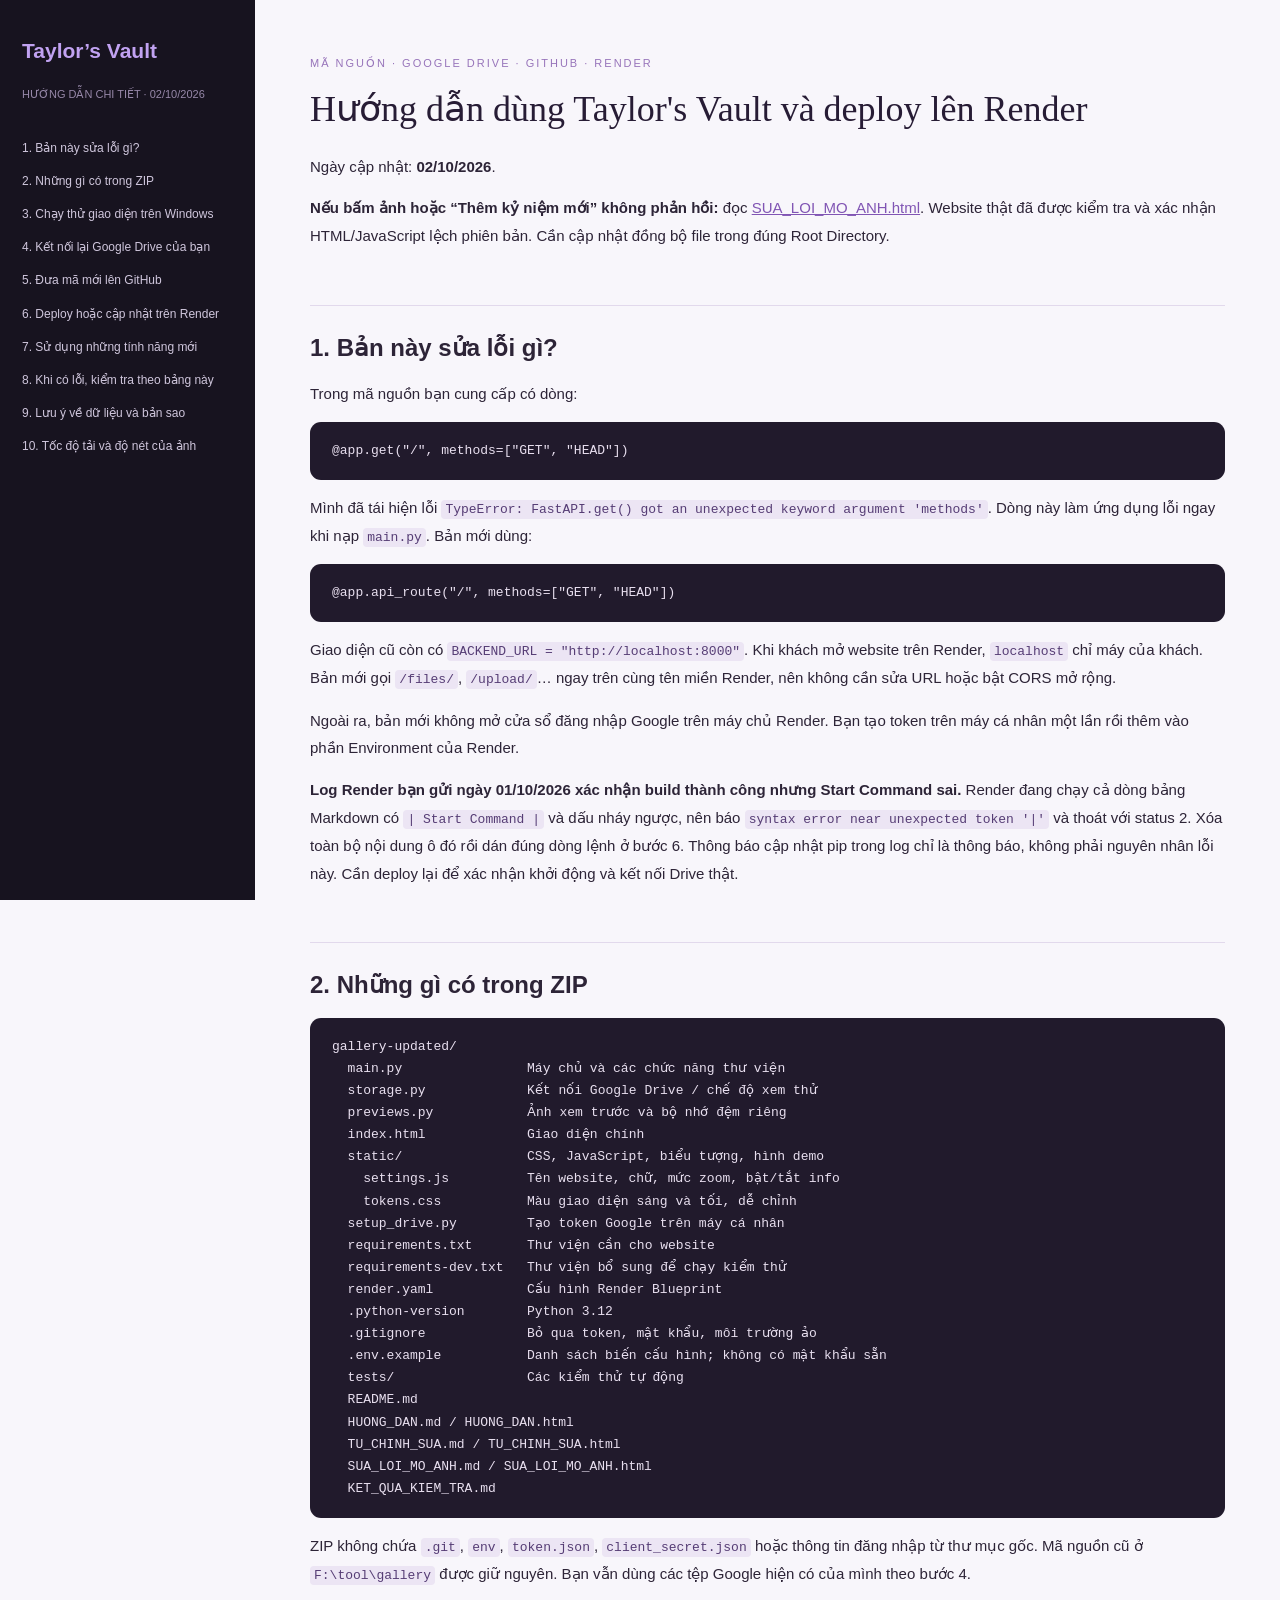
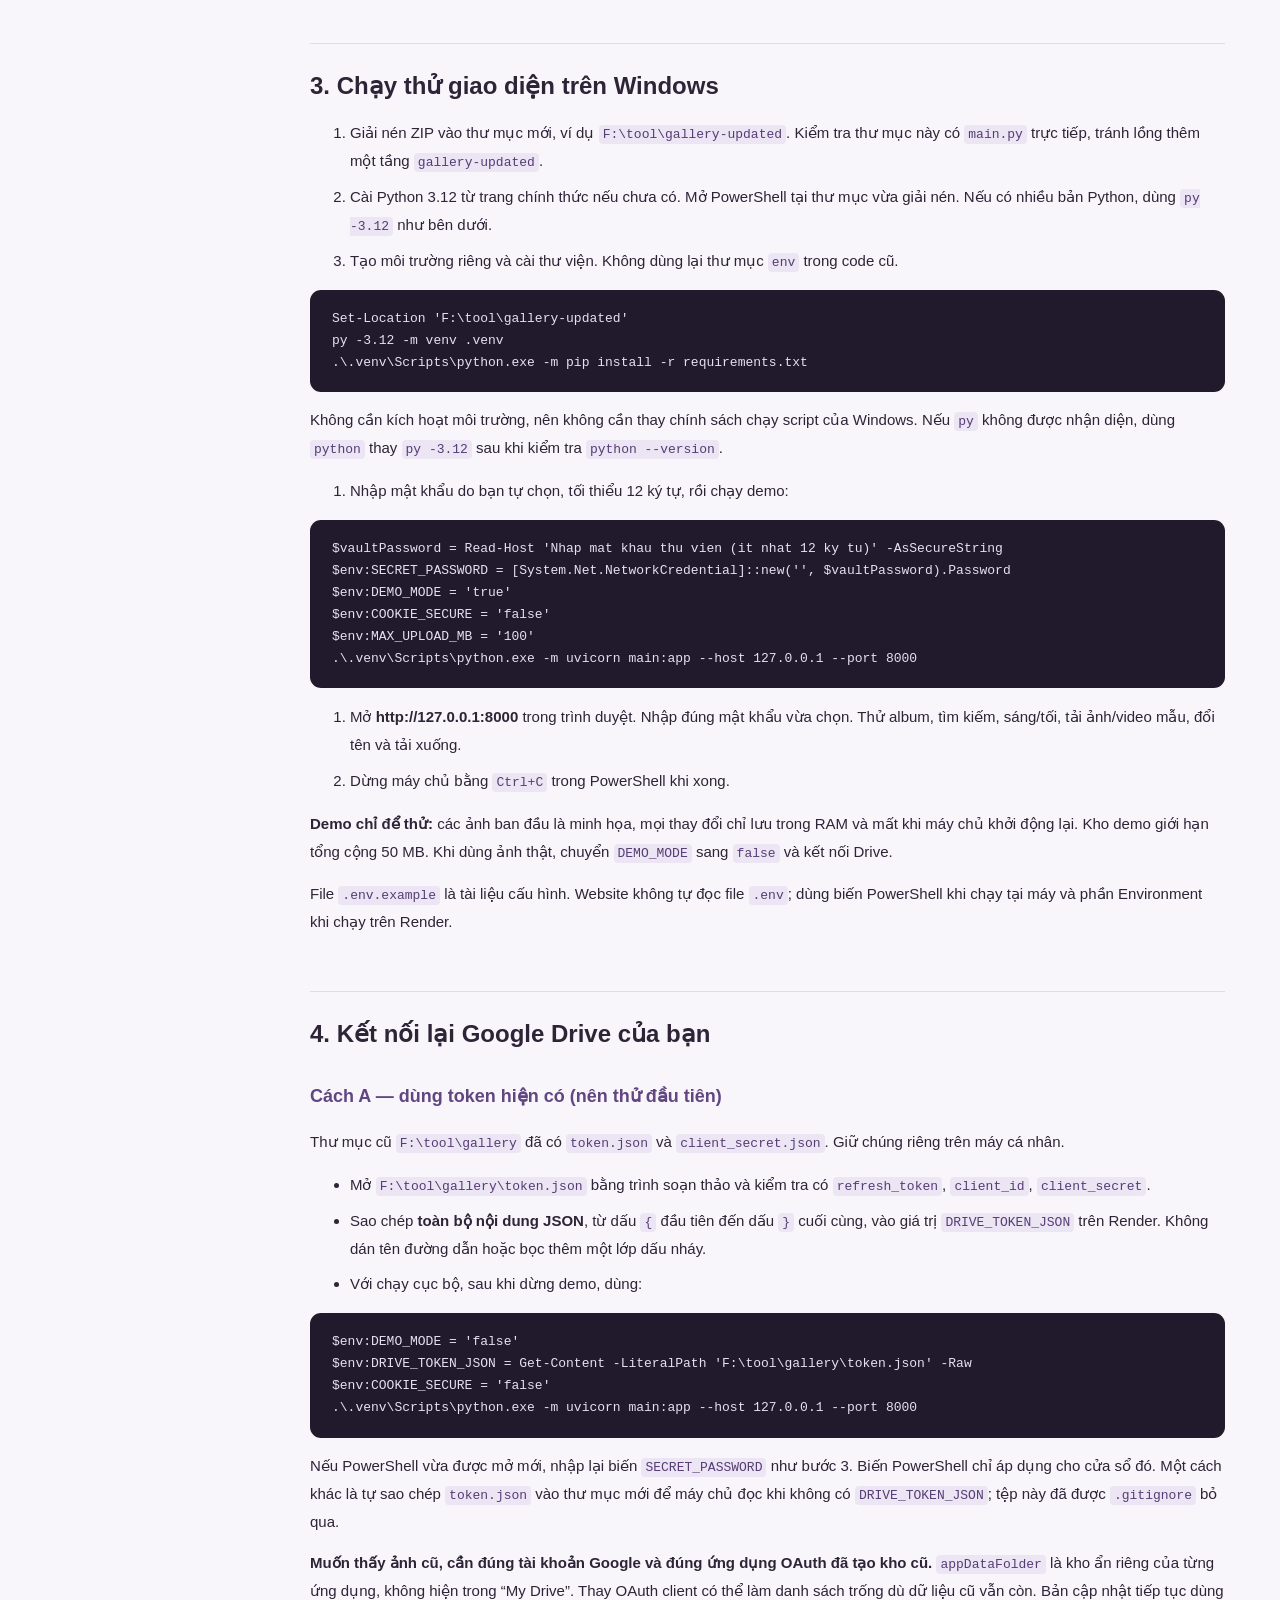
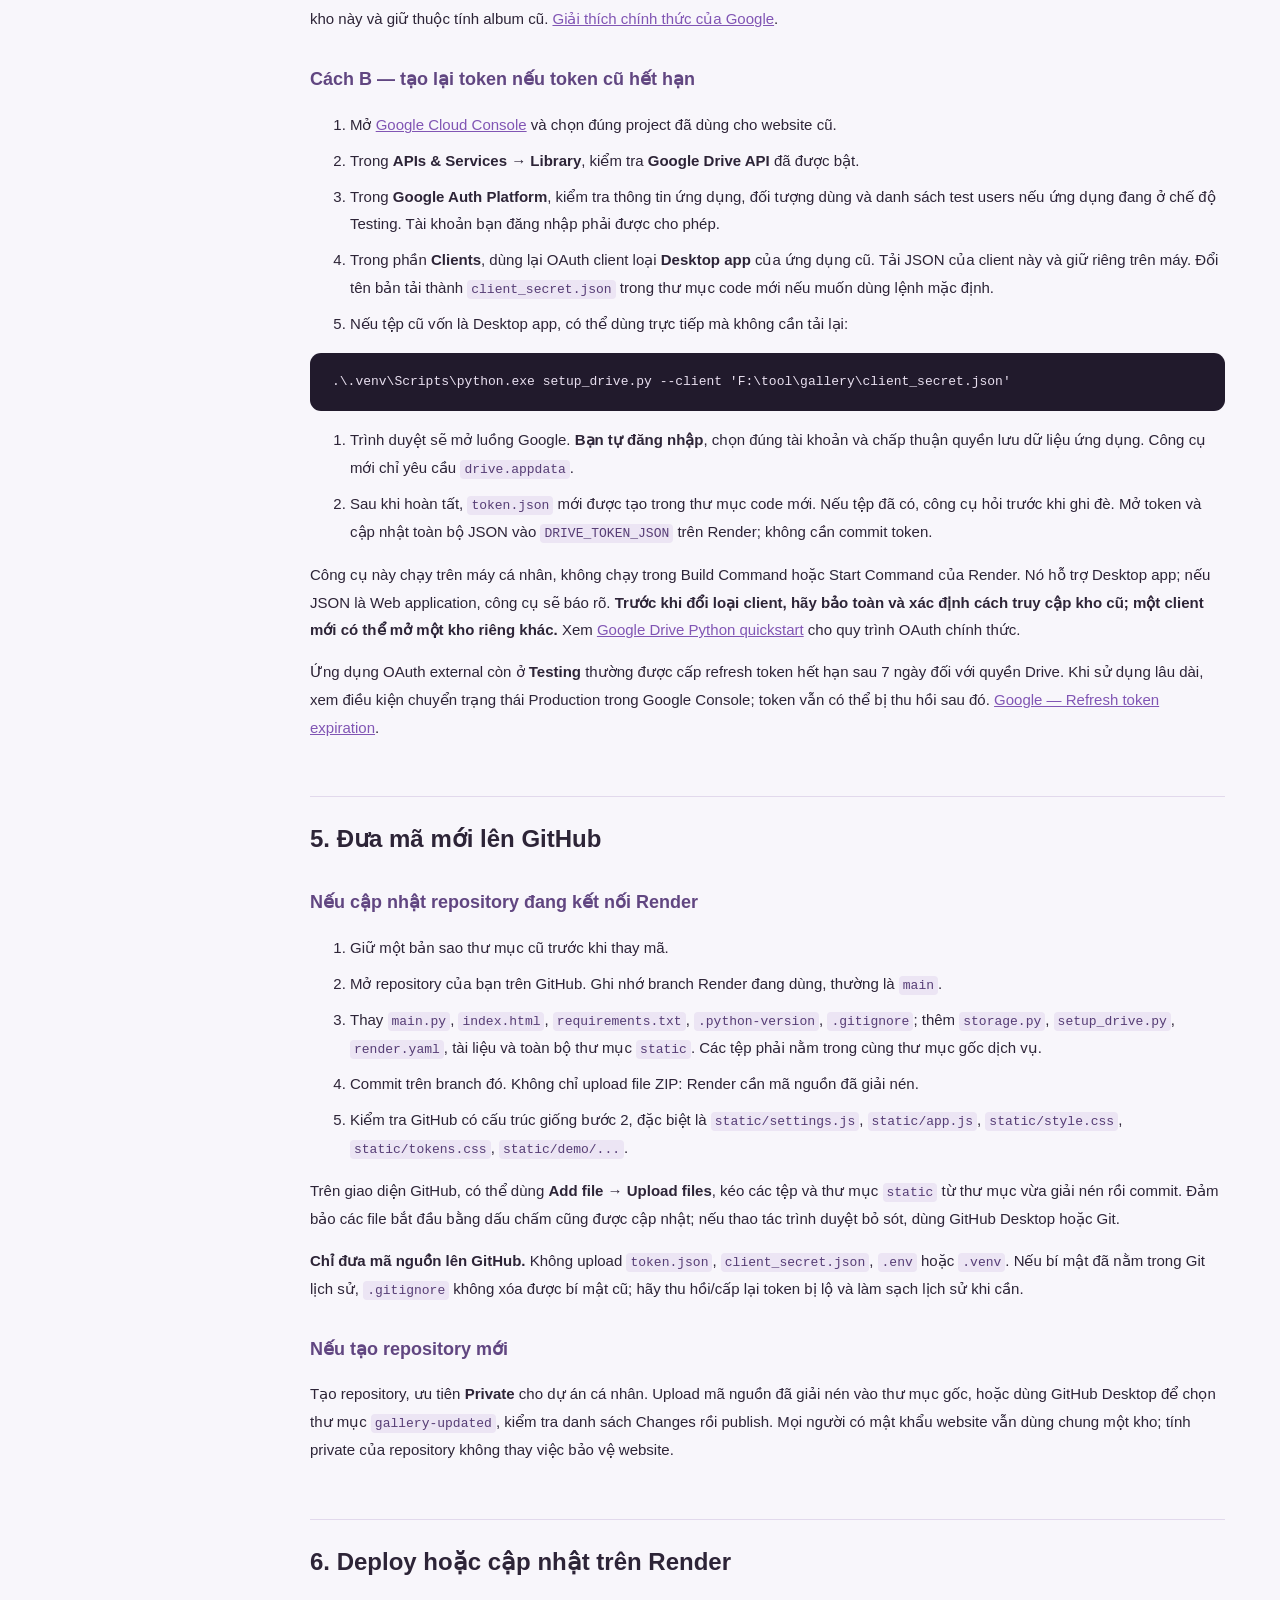
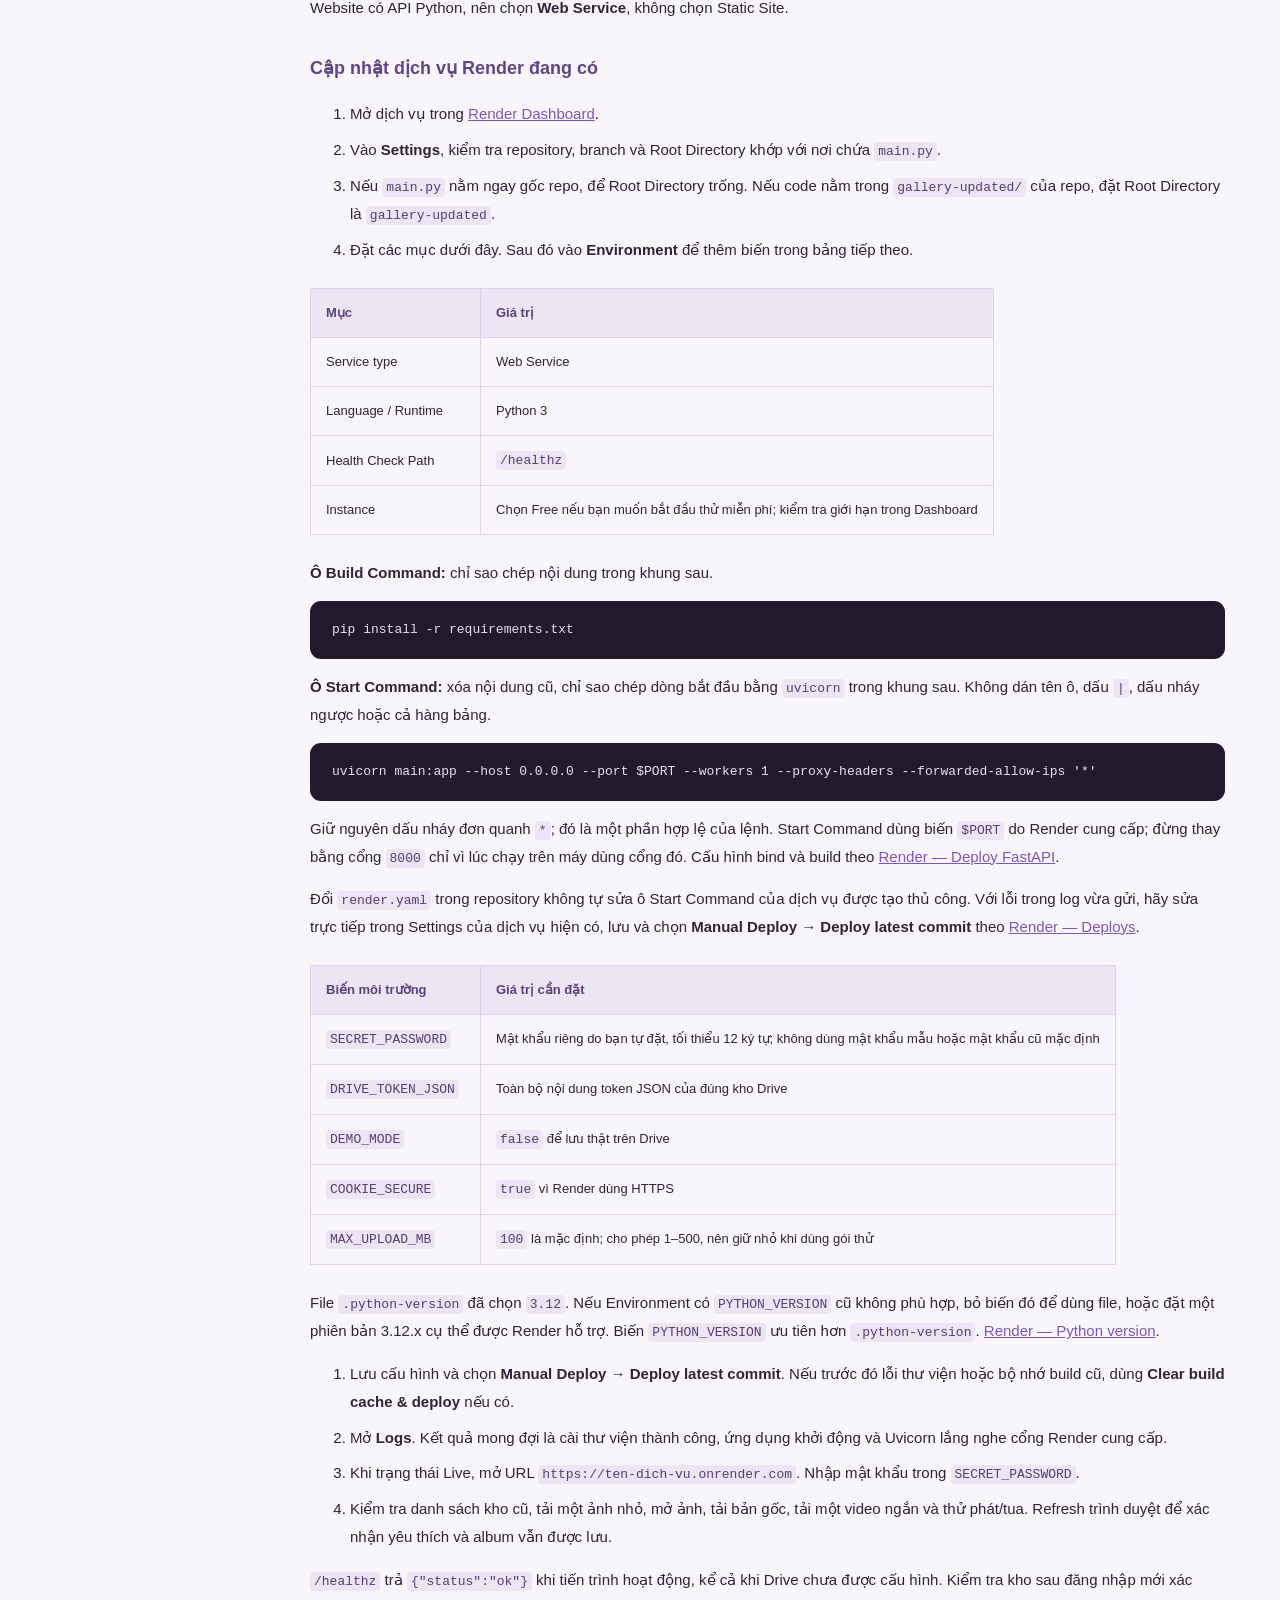
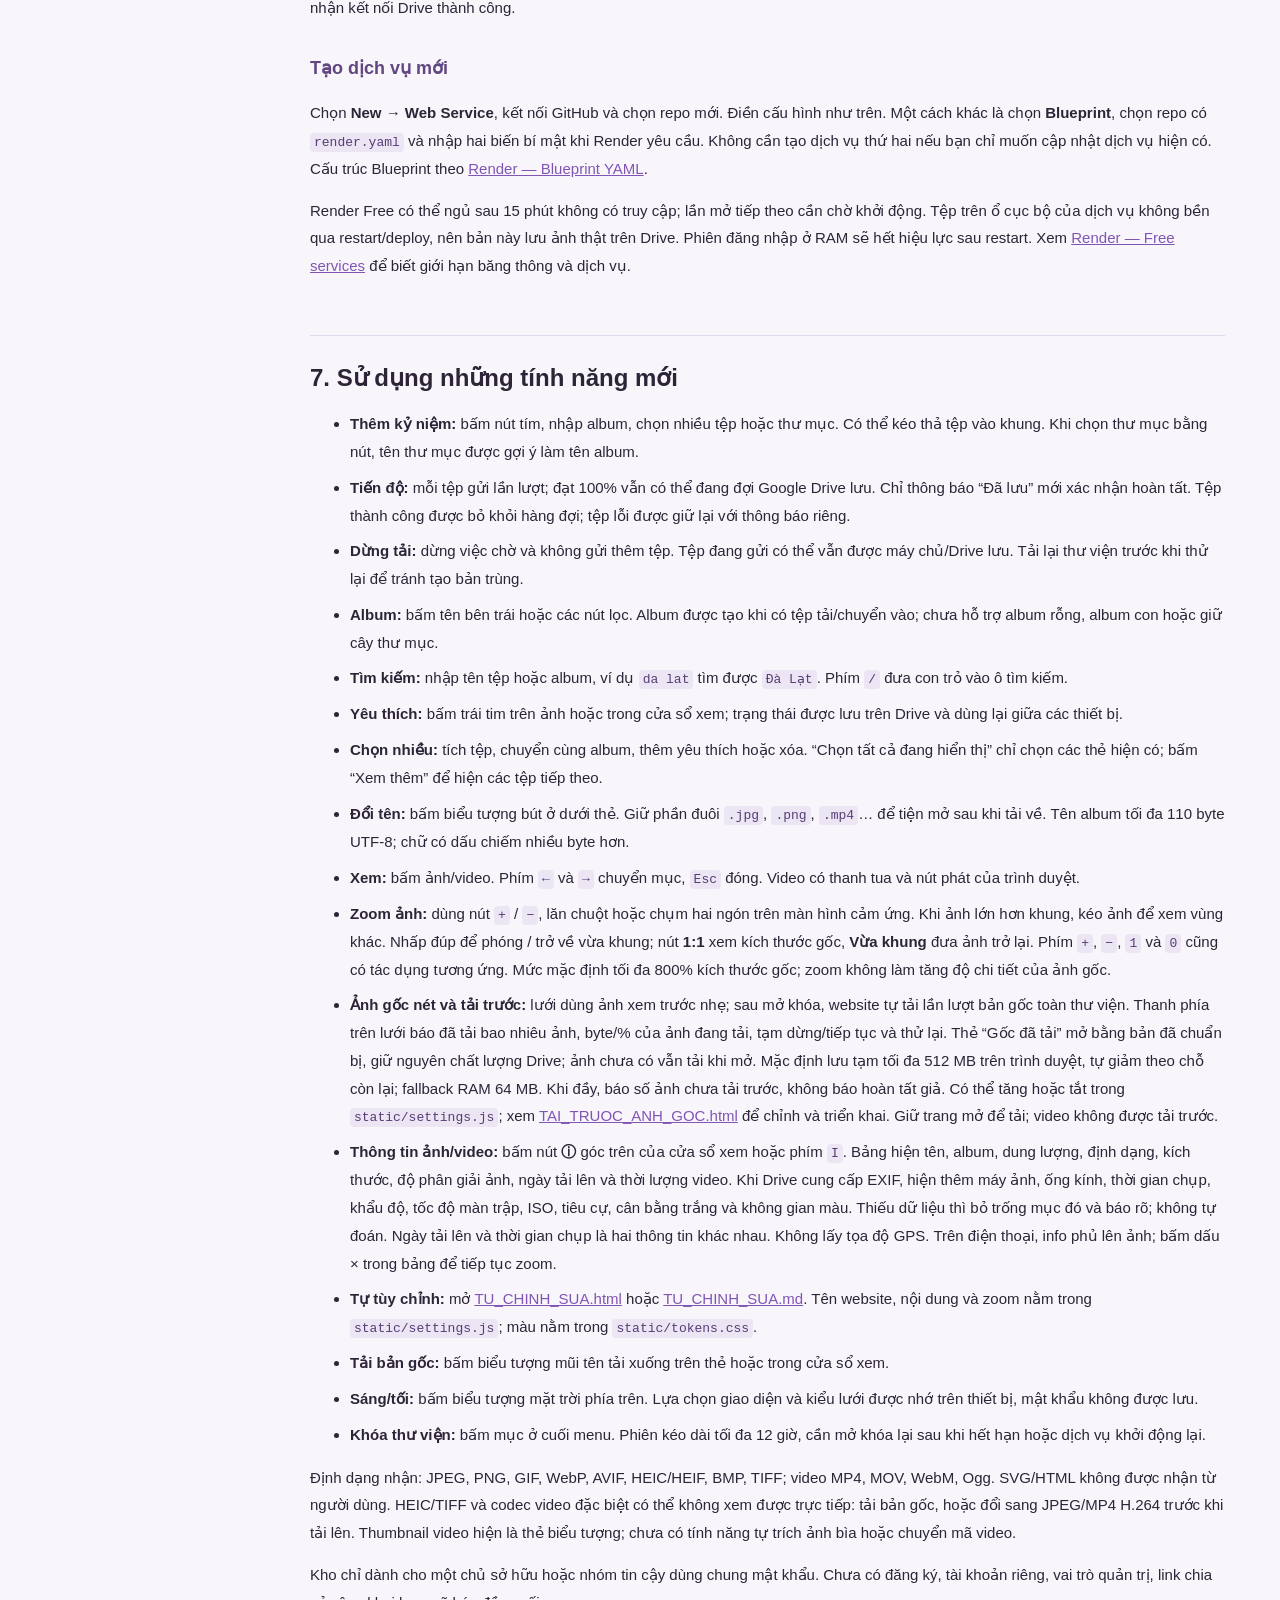
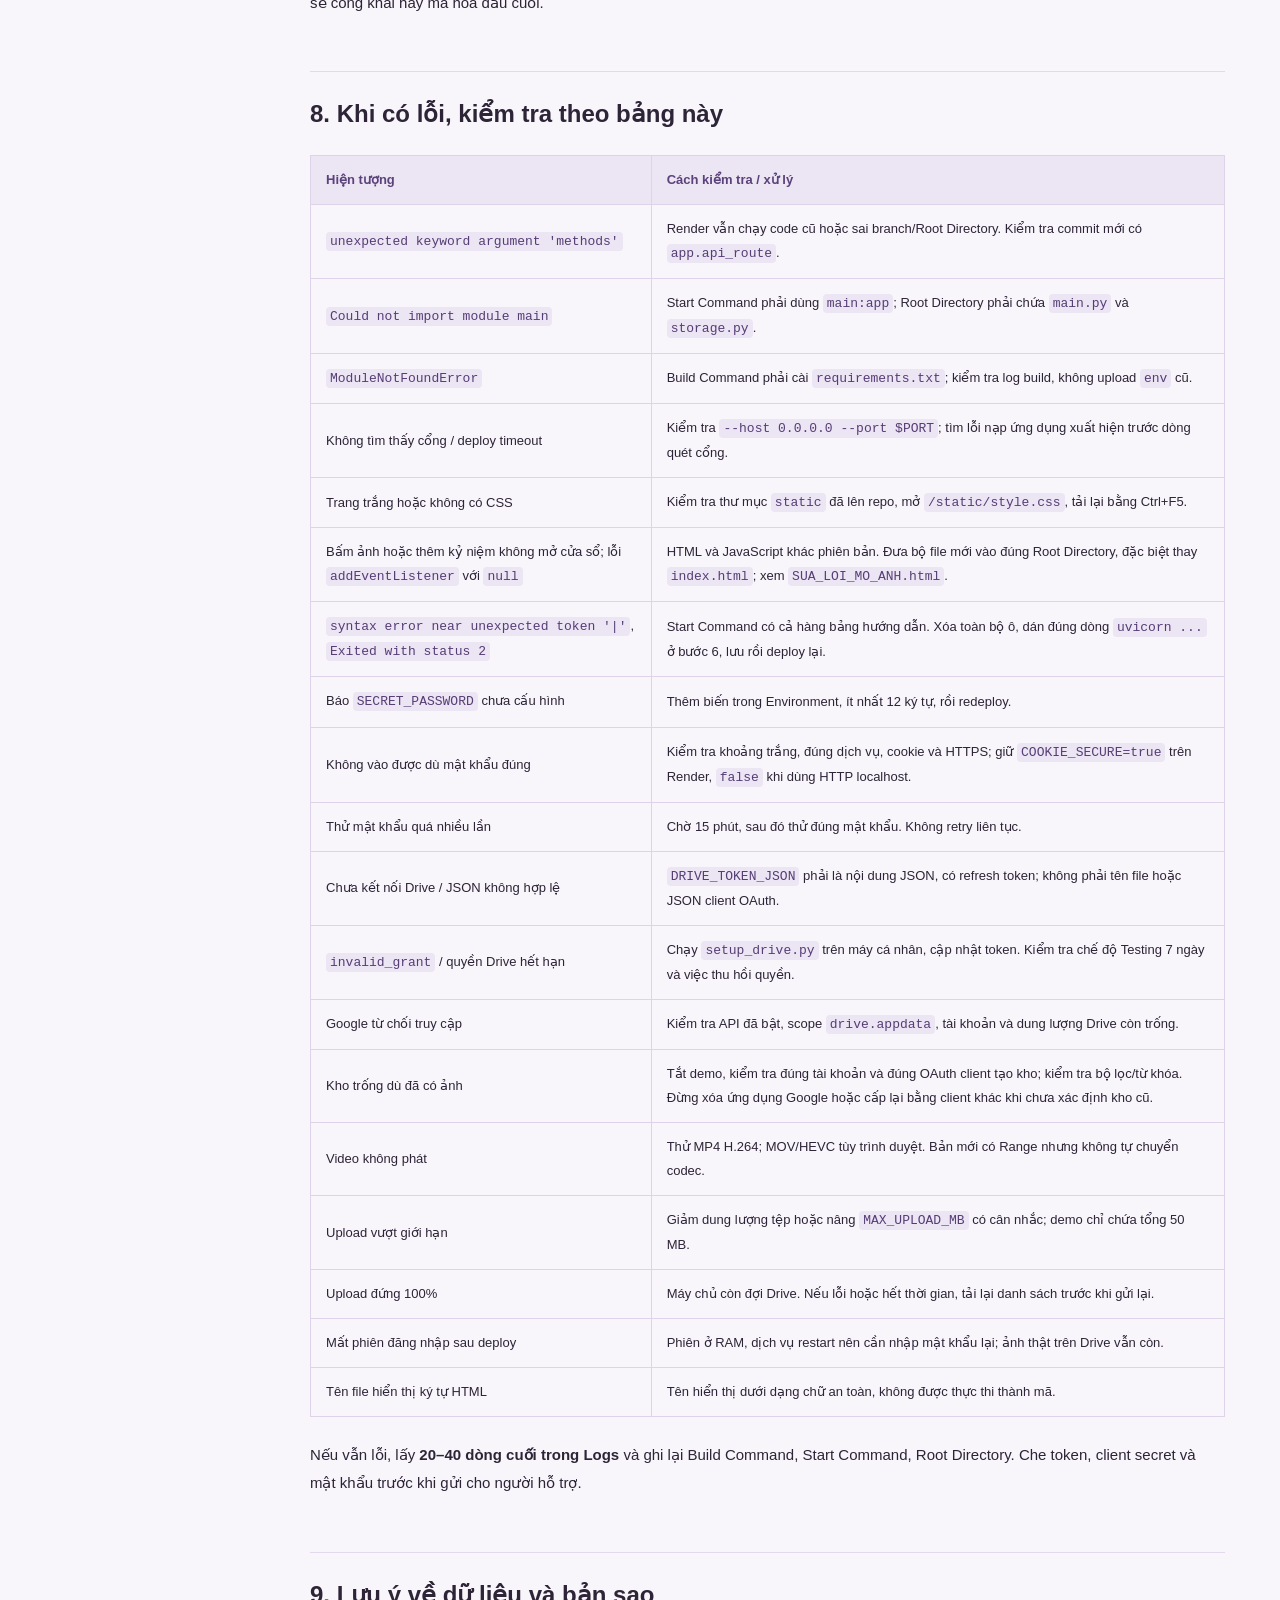
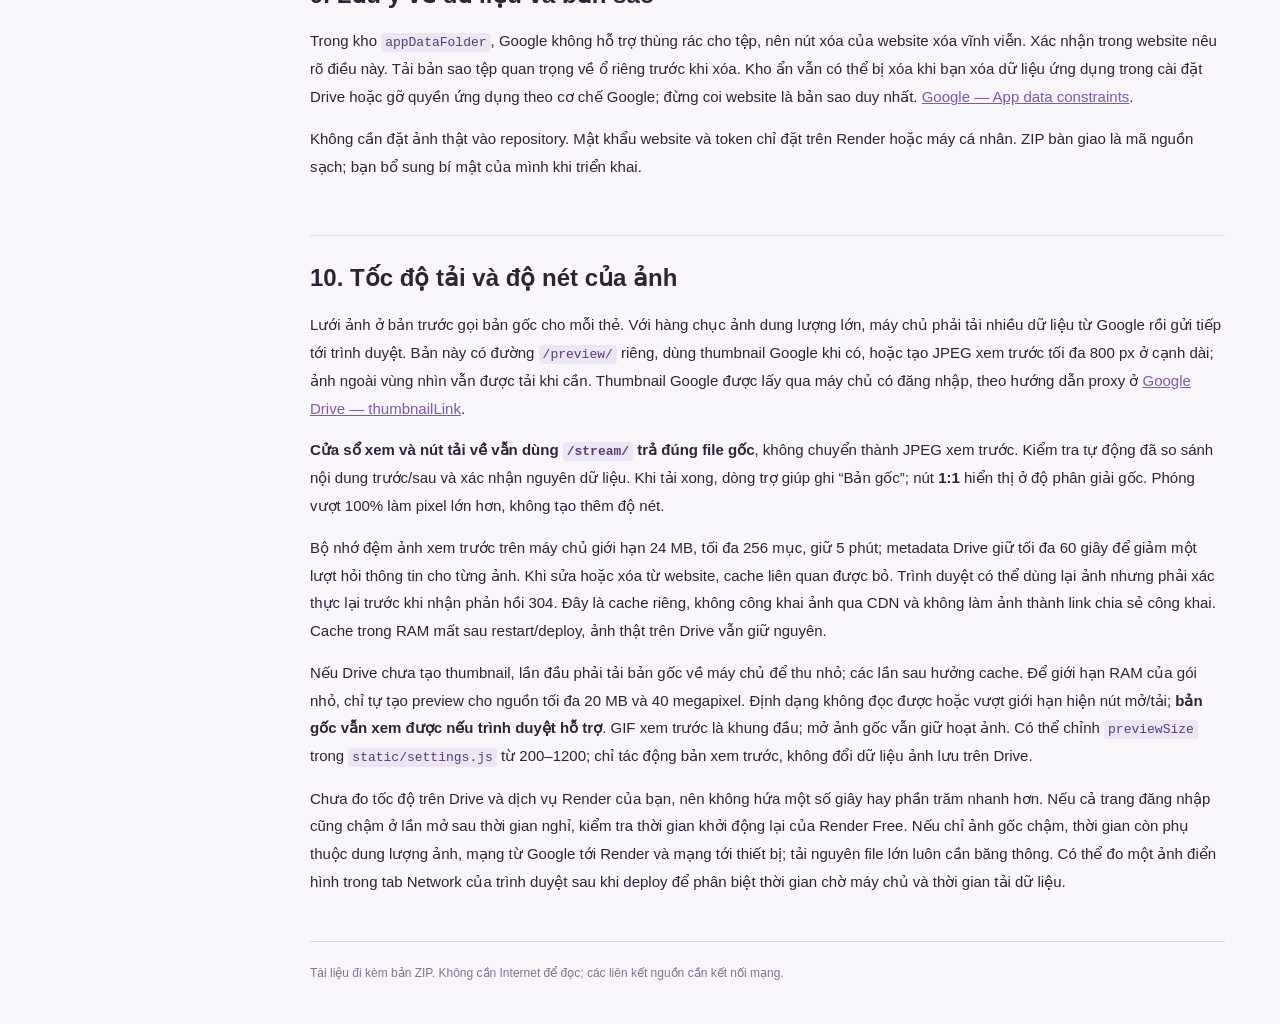
<file: HUONG_DAN.html>
<!doctype html><html lang="vi"><head><meta charset="utf-8"><meta name="viewport" content="width=device-width,initial-scale=1"><title>Hướng dẫn Taylor’s Vault · GitHub &amp; Render</title><style>*{box-sizing:border-box}html{scroll-behavior:smooth}body{margin:0;background:#f8f6fb;color:#2d2437;font:15px/1.85 "Segoe UI",Arial,sans-serif}aside{position:fixed;inset:0 auto 0 0;width:255px;padding:32px 22px;background:#17131f;color:#cfc6dc;overflow:auto}aside strong{display:block;color:#c1a2f1;font-size:21px;margin-bottom:8px}aside small{font-size:11px;color:#9788a9}.toc ul{list-style:none;padding:0;margin-top:32px}.toc li{margin:14px 0;font-size:12px;line-height:1.6}.toc a{color:#cfc6dc;text-decoration:none}.toc a:hover{color:white}main{max-width:1100px;margin-left:255px;padding:48px 55px 80px}h1{font:400 36px/1.3 Cambria,Georgia,serif;color:#271c35;margin:10px 0 20px}h2{font-size:24px;line-height:1.4;margin:55px 0 16px;border-top:1px solid #e2d9ec;padding-top:25px;scroll-margin-top:25px}h3{font-size:18px;margin:30px 0 12px;color:#614681}a{color:#8155b4}p{margin:14px 0}li{margin:8px 0}code{font-family:Consolas,monospace;font-size:13px;background:#ece5f4;color:#563d75;padding:2px 4px;border-radius:4px}pre{background:#211a2c;color:#e8dfef;padding:18px 22px;border-radius:11px;overflow:auto;font-size:13px;line-height:1.7}pre code{background:none;color:inherit;padding:0;white-space:pre}table{width:100%;border-collapse:collapse;font-size:13px;display:block;overflow:auto;margin:24px 0}th{background:#ece5f4;text-align:left;color:#5b427b}th,td{padding:12px 15px;border:1px solid #ded3e9}td:first-child{min-width:170px}blockquote{padding:8px 20px;border-left:3px solid #a480cf;background:#f0eaf6}.doc-label{font-size:11px;color:#9774ba;letter-spacing:2px}.footer{border-top:1px solid #ddd2e8;margin-top:45px;padding-top:20px;font-size:12px;color:#82728f}@media(max-width:850px){aside{position:relative;width:auto;max-height:none;padding:24px}.toc ul{margin-top:15px}.toc li{margin:8px 0}main{margin:0;padding:30px 24px}h1{font-size:29px}h2{font-size:22px}}@media print{aside{display:none}main{margin:0;padding:0;max-width:none}body{background:white;font-size:11px}h1{font-size:25px}h2{font-size:18px;margin-top:20px;break-after:avoid}pre{white-space:pre-wrap;background:#f3eef8;color:#241b2e;border:1px solid #d6c9e4}pre code{white-space:pre-wrap}table{font-size:10px}a{color:#563d75}}main img{display:block;max-width:100%;height:auto;border-radius:10px;margin:24px 0;border:1px solid #ded3e9}</style></head><body><aside><strong>Taylor’s Vault</strong><small>HƯỚNG DẪN CHI TIẾT · 02/10/2026</small><div class="toc">
<ul>
<li><a href="#1-ban-nay-sua-loi-gi">1. Bản này sửa lỗi gì?</a></li>
<li><a href="#2-nhung-gi-co-trong-zip">2. Những gì có trong ZIP</a></li>
<li><a href="#3-chay-thu-giao-dien-tren-windows">3. Chạy thử giao diện trên Windows</a></li>
<li><a href="#4-ket-noi-lai-google-drive-cua-ban">4. Kết nối lại Google Drive của bạn</a></li>
<li><a href="#5-ua-ma-moi-len-github">5. Đưa mã mới lên GitHub</a></li>
<li><a href="#6-deploy-hoac-cap-nhat-tren-render">6. Deploy hoặc cập nhật trên Render</a></li>
<li><a href="#7-su-dung-nhung-tinh-nang-moi">7. Sử dụng những tính năng mới</a></li>
<li><a href="#8-khi-co-loi-kiem-tra-theo-bang-nay">8. Khi có lỗi, kiểm tra theo bảng này</a></li>
<li><a href="#9-luu-y-ve-du-lieu-va-ban-sao">9. Lưu ý về dữ liệu và bản sao</a></li>
<li><a href="#10-toc-o-tai-va-o-net-cua-anh">10. Tốc độ tải và độ nét của ảnh</a></li>
</ul>
</div>
</aside><main><span class="doc-label">MÃ NGUỒN · GOOGLE DRIVE · GITHUB · RENDER</span><h1 id="huong-dan-dung-taylors-vault-va-deploy-len-render">Hướng dẫn dùng Taylor's Vault và deploy lên Render</h1>
<p>Ngày cập nhật: <strong>02/10/2026</strong>.</p>
<p><strong>Nếu bấm ảnh hoặc “Thêm kỷ niệm mới” không phản hồi:</strong> đọc <a href="SUA_LOI_MO_ANH.html">SUA_LOI_MO_ANH.html</a>. Website thật đã được kiểm tra và xác nhận HTML/JavaScript lệch phiên bản. Cần cập nhật đồng bộ file trong đúng Root Directory.</p>
<h2 id="1-ban-nay-sua-loi-gi">1. Bản này sửa lỗi gì?</h2>
<p>Trong mã nguồn bạn cung cấp có dòng:</p>
<pre><code class="language-python">@app.get(&quot;/&quot;, methods=[&quot;GET&quot;, &quot;HEAD&quot;])
</code></pre>
<p>Mình đã tái hiện lỗi <code>TypeError: FastAPI.get() got an unexpected keyword argument 'methods'</code>. Dòng này làm ứng dụng lỗi ngay khi nạp <code>main.py</code>. Bản mới dùng:</p>
<pre><code class="language-python">@app.api_route(&quot;/&quot;, methods=[&quot;GET&quot;, &quot;HEAD&quot;])
</code></pre>
<p>Giao diện cũ còn có <code>BACKEND_URL = "http://localhost:8000"</code>. Khi khách mở website trên Render, <code>localhost</code> chỉ máy của khách. Bản mới gọi <code>/files/</code>, <code>/upload/</code>… ngay trên cùng tên miền Render, nên không cần sửa URL hoặc bật CORS mở rộng.</p>
<p>Ngoài ra, bản mới không mở cửa sổ đăng nhập Google trên máy chủ Render. Bạn tạo token trên máy cá nhân một lần rồi thêm vào phần Environment của Render.</p>
<p><strong>Log Render bạn gửi ngày 01/10/2026 xác nhận build thành công nhưng Start Command sai.</strong> Render đang chạy cả dòng bảng Markdown có <code>| Start Command |</code> và dấu nháy ngược, nên báo <code>syntax error near unexpected token '|'</code> và thoát với status 2. Xóa toàn bộ nội dung ô đó rồi dán đúng dòng lệnh ở bước 6. Thông báo cập nhật pip trong log chỉ là thông báo, không phải nguyên nhân lỗi này. Cần deploy lại để xác nhận khởi động và kết nối Drive thật.</p>
<h2 id="2-nhung-gi-co-trong-zip">2. Những gì có trong ZIP</h2>
<pre><code class="language-text">gallery-updated/
  main.py                Máy chủ và các chức năng thư viện
  storage.py             Kết nối Google Drive / chế độ xem thử
  previews.py            Ảnh xem trước và bộ nhớ đệm riêng
  index.html             Giao diện chính
  static/                CSS, JavaScript, biểu tượng, hình demo
    settings.js          Tên website, chữ, mức zoom, bật/tắt info
    tokens.css           Màu giao diện sáng và tối, dễ chỉnh
  setup_drive.py         Tạo token Google trên máy cá nhân
  requirements.txt       Thư viện cần cho website
  requirements-dev.txt   Thư viện bổ sung để chạy kiểm thử
  render.yaml            Cấu hình Render Blueprint
  .python-version        Python 3.12
  .gitignore             Bỏ qua token, mật khẩu, môi trường ảo
  .env.example           Danh sách biến cấu hình; không có mật khẩu sẵn
  tests/                 Các kiểm thử tự động
  README.md
  HUONG_DAN.md / HUONG_DAN.html
  TU_CHINH_SUA.md / TU_CHINH_SUA.html
  SUA_LOI_MO_ANH.md / SUA_LOI_MO_ANH.html
  KET_QUA_KIEM_TRA.md
</code></pre>
<p>ZIP không chứa <code>.git</code>, <code>env</code>, <code>token.json</code>, <code>client_secret.json</code> hoặc thông tin đăng nhập từ thư mục gốc. Mã nguồn cũ ở <code>F:\tool\gallery</code> được giữ nguyên. Bạn vẫn dùng các tệp Google hiện có của mình theo bước 4.</p>
<h2 id="3-chay-thu-giao-dien-tren-windows">3. Chạy thử giao diện trên Windows</h2>
<ol>
<li>Giải nén ZIP vào thư mục mới, ví dụ <code>F:\tool\gallery-updated</code>. Kiểm tra thư mục này có <code>main.py</code> trực tiếp, tránh lồng thêm một tầng <code>gallery-updated</code>.</li>
<li>Cài Python 3.12 từ trang chính thức nếu chưa có. Mở PowerShell tại thư mục vừa giải nén. Nếu có nhiều bản Python, dùng <code>py -3.12</code> như bên dưới.</li>
<li>Tạo môi trường riêng và cài thư viện. Không dùng lại thư mục <code>env</code> trong code cũ.</li>
</ol>
<pre><code class="language-powershell">Set-Location 'F:\tool\gallery-updated'
py -3.12 -m venv .venv
.\.venv\Scripts\python.exe -m pip install -r requirements.txt
</code></pre>
<p>Không cần kích hoạt môi trường, nên không cần thay chính sách chạy script của Windows. Nếu <code>py</code> không được nhận diện, dùng <code>python</code> thay <code>py -3.12</code> sau khi kiểm tra <code>python --version</code>.</p>
<ol>
<li>Nhập mật khẩu do bạn tự chọn, tối thiểu 12 ký tự, rồi chạy demo:</li>
</ol>
<pre><code class="language-powershell">$vaultPassword = Read-Host 'Nhap mat khau thu vien (it nhat 12 ky tu)' -AsSecureString
$env:SECRET_PASSWORD = [System.Net.NetworkCredential]::new('', $vaultPassword).Password
$env:DEMO_MODE = 'true'
$env:COOKIE_SECURE = 'false'
$env:MAX_UPLOAD_MB = '100'
.\.venv\Scripts\python.exe -m uvicorn main:app --host 127.0.0.1 --port 8000
</code></pre>
<ol>
<li>Mở <strong>http://127.0.0.1:8000</strong> trong trình duyệt. Nhập đúng mật khẩu vừa chọn. Thử album, tìm kiếm, sáng/tối, tải ảnh/video mẫu, đổi tên và tải xuống.</li>
<li>Dừng máy chủ bằng <code>Ctrl+C</code> trong PowerShell khi xong.</li>
</ol>
<p><strong>Demo chỉ để thử:</strong> các ảnh ban đầu là minh họa, mọi thay đổi chỉ lưu trong RAM và mất khi máy chủ khởi động lại. Kho demo giới hạn tổng cộng 50 MB. Khi dùng ảnh thật, chuyển <code>DEMO_MODE</code> sang <code>false</code> và kết nối Drive.</p>
<p>File <code>.env.example</code> là tài liệu cấu hình. Website không tự đọc file <code>.env</code>; dùng biến PowerShell khi chạy tại máy và phần Environment khi chạy trên Render.</p>
<h2 id="4-ket-noi-lai-google-drive-cua-ban">4. Kết nối lại Google Drive của bạn</h2>
<h3 id="cach-a-dung-token-hien-co-nen-thu-au-tien">Cách A — dùng token hiện có (nên thử đầu tiên)</h3>
<p>Thư mục cũ <code>F:\tool\gallery</code> đã có <code>token.json</code> và <code>client_secret.json</code>. Giữ chúng riêng trên máy cá nhân.</p>
<ul>
<li>Mở <code>F:\tool\gallery\token.json</code> bằng trình soạn thảo và kiểm tra có <code>refresh_token</code>, <code>client_id</code>, <code>client_secret</code>.</li>
<li>Sao chép <strong>toàn bộ nội dung JSON</strong>, từ dấu <code>{</code> đầu tiên đến dấu <code>}</code> cuối cùng, vào giá trị <code>DRIVE_TOKEN_JSON</code> trên Render. Không dán tên đường dẫn hoặc bọc thêm một lớp dấu nháy.</li>
<li>Với chạy cục bộ, sau khi dừng demo, dùng:</li>
</ul>
<pre><code class="language-powershell">$env:DEMO_MODE = 'false'
$env:DRIVE_TOKEN_JSON = Get-Content -LiteralPath 'F:\tool\gallery\token.json' -Raw
$env:COOKIE_SECURE = 'false'
.\.venv\Scripts\python.exe -m uvicorn main:app --host 127.0.0.1 --port 8000
</code></pre>
<p>Nếu PowerShell vừa được mở mới, nhập lại biến <code>SECRET_PASSWORD</code> như bước 3. Biến PowerShell chỉ áp dụng cho cửa sổ đó. Một cách khác là tự sao chép <code>token.json</code> vào thư mục mới để máy chủ đọc khi không có <code>DRIVE_TOKEN_JSON</code>; tệp này đã được <code>.gitignore</code> bỏ qua.</p>
<p><strong>Muốn thấy ảnh cũ, cần đúng tài khoản Google và đúng ứng dụng OAuth đã tạo kho cũ.</strong> <code>appDataFolder</code> là kho ẩn riêng của từng ứng dụng, không hiện trong “My Drive”. Thay OAuth client có thể làm danh sách trống dù dữ liệu cũ vẫn còn. Bản cập nhật tiếp tục dùng kho này và giữ thuộc tính album cũ. <a href="https://developers.google.com/workspace/drive/api/guides/appdata">Giải thích chính thức của Google</a>.</p>
<h3 id="cach-b-tao-lai-token-neu-token-cu-het-han">Cách B — tạo lại token nếu token cũ hết hạn</h3>
<ol>
<li>Mở <a href="https://console.cloud.google.com/">Google Cloud Console</a> và chọn đúng project đã dùng cho website cũ.</li>
<li>Trong <strong>APIs &amp; Services → Library</strong>, kiểm tra <strong>Google Drive API</strong> đã được bật.</li>
<li>Trong <strong>Google Auth Platform</strong>, kiểm tra thông tin ứng dụng, đối tượng dùng và danh sách test users nếu ứng dụng đang ở chế độ Testing. Tài khoản bạn đăng nhập phải được cho phép.</li>
<li>Trong phần <strong>Clients</strong>, dùng lại OAuth client loại <strong>Desktop app</strong> của ứng dụng cũ. Tải JSON của client này và giữ riêng trên máy. Đổi tên bản tải thành <code>client_secret.json</code> trong thư mục code mới nếu muốn dùng lệnh mặc định.</li>
<li>Nếu tệp cũ vốn là Desktop app, có thể dùng trực tiếp mà không cần tải lại:</li>
</ol>
<pre><code class="language-powershell">.\.venv\Scripts\python.exe setup_drive.py --client 'F:\tool\gallery\client_secret.json'
</code></pre>
<ol>
<li>Trình duyệt sẽ mở luồng Google. <strong>Bạn tự đăng nhập</strong>, chọn đúng tài khoản và chấp thuận quyền lưu dữ liệu ứng dụng. Công cụ mới chỉ yêu cầu <code>drive.appdata</code>.</li>
<li>Sau khi hoàn tất, <code>token.json</code> mới được tạo trong thư mục code mới. Nếu tệp đã có, công cụ hỏi trước khi ghi đè. Mở token và cập nhật toàn bộ JSON vào <code>DRIVE_TOKEN_JSON</code> trên Render; không cần commit token.</li>
</ol>
<p>Công cụ này chạy trên máy cá nhân, không chạy trong Build Command hoặc Start Command của Render. Nó hỗ trợ Desktop app; nếu JSON là Web application, công cụ sẽ báo rõ. <strong>Trước khi đổi loại client, hãy bảo toàn và xác định cách truy cập kho cũ; một client mới có thể mở một kho riêng khác.</strong> Xem <a href="https://developers.google.com/workspace/drive/api/quickstart/python">Google Drive Python quickstart</a> cho quy trình OAuth chính thức.</p>
<p>Ứng dụng OAuth external còn ở <strong>Testing</strong> thường được cấp refresh token hết hạn sau 7 ngày đối với quyền Drive. Khi sử dụng lâu dài, xem điều kiện chuyển trạng thái Production trong Google Console; token vẫn có thể bị thu hồi sau đó. <a href="https://developers.google.com/identity/protocols/oauth2#expiration">Google — Refresh token expiration</a>.</p>
<h2 id="5-ua-ma-moi-len-github">5. Đưa mã mới lên GitHub</h2>
<h3 id="neu-cap-nhat-repository-ang-ket-noi-render">Nếu cập nhật repository đang kết nối Render</h3>
<ol>
<li>Giữ một bản sao thư mục cũ trước khi thay mã.</li>
<li>Mở repository của bạn trên GitHub. Ghi nhớ branch Render đang dùng, thường là <code>main</code>.</li>
<li>Thay <code>main.py</code>, <code>index.html</code>, <code>requirements.txt</code>, <code>.python-version</code>, <code>.gitignore</code>; thêm <code>storage.py</code>, <code>setup_drive.py</code>, <code>render.yaml</code>, tài liệu và toàn bộ thư mục <code>static</code>. Các tệp phải nằm trong cùng thư mục gốc dịch vụ.</li>
<li>Commit trên branch đó. Không chỉ upload file ZIP: Render cần mã nguồn đã giải nén.</li>
<li>Kiểm tra GitHub có cấu trúc giống bước 2, đặc biệt là <code>static/settings.js</code>, <code>static/app.js</code>, <code>static/style.css</code>, <code>static/tokens.css</code>, <code>static/demo/...</code>.</li>
</ol>
<p>Trên giao diện GitHub, có thể dùng <strong>Add file → Upload files</strong>, kéo các tệp và thư mục <code>static</code> từ thư mục vừa giải nén rồi commit. Đảm bảo các file bắt đầu bằng dấu chấm cũng được cập nhật; nếu thao tác trình duyệt bỏ sót, dùng GitHub Desktop hoặc Git.</p>
<p><strong>Chỉ đưa mã nguồn lên GitHub.</strong> Không upload <code>token.json</code>, <code>client_secret.json</code>, <code>.env</code> hoặc <code>.venv</code>. Nếu bí mật đã nằm trong Git lịch sử, <code>.gitignore</code> không xóa được bí mật cũ; hãy thu hồi/cấp lại token bị lộ và làm sạch lịch sử khi cần.</p>
<h3 id="neu-tao-repository-moi">Nếu tạo repository mới</h3>
<p>Tạo repository, ưu tiên <strong>Private</strong> cho dự án cá nhân. Upload mã nguồn đã giải nén vào thư mục gốc, hoặc dùng GitHub Desktop để chọn thư mục <code>gallery-updated</code>, kiểm tra danh sách Changes rồi publish. Mọi người có mật khẩu website vẫn dùng chung một kho; tính private của repository không thay việc bảo vệ website.</p>
<h2 id="6-deploy-hoac-cap-nhat-tren-render">6. Deploy hoặc cập nhật trên Render</h2>
<p>Website có API Python, nên chọn <strong>Web Service</strong>, không chọn Static Site.</p>
<h3 id="cap-nhat-dich-vu-render-ang-co">Cập nhật dịch vụ Render đang có</h3>
<ol>
<li>Mở dịch vụ trong <a href="https://dashboard.render.com/">Render Dashboard</a>.</li>
<li>Vào <strong>Settings</strong>, kiểm tra repository, branch và Root Directory khớp với nơi chứa <code>main.py</code>.</li>
<li>Nếu <code>main.py</code> nằm ngay gốc repo, để Root Directory trống. Nếu code nằm trong <code>gallery-updated/</code> của repo, đặt Root Directory là <code>gallery-updated</code>.</li>
<li>Đặt các mục dưới đây. Sau đó vào <strong>Environment</strong> để thêm biến trong bảng tiếp theo.</li>
</ol>
<table>
<thead>
<tr>
<th>Mục</th>
<th>Giá trị</th>
</tr>
</thead>
<tbody>
<tr>
<td>Service type</td>
<td>Web Service</td>
</tr>
<tr>
<td>Language / Runtime</td>
<td>Python 3</td>
</tr>
<tr>
<td>Health Check Path</td>
<td><code>/healthz</code></td>
</tr>
<tr>
<td>Instance</td>
<td>Chọn Free nếu bạn muốn bắt đầu thử miễn phí; kiểm tra giới hạn trong Dashboard</td>
</tr>
</tbody>
</table>
<p><strong>Ô Build Command:</strong> chỉ sao chép nội dung trong khung sau.</p>
<pre><code class="language-text">pip install -r requirements.txt
</code></pre>
<p><strong>Ô Start Command:</strong> xóa nội dung cũ, chỉ sao chép dòng bắt đầu bằng <code>uvicorn</code> trong khung sau. Không dán tên ô, dấu <code>|</code>, dấu nháy ngược hoặc cả hàng bảng.</p>
<pre><code class="language-text">uvicorn main:app --host 0.0.0.0 --port $PORT --workers 1 --proxy-headers --forwarded-allow-ips '*'
</code></pre>
<p>Giữ nguyên dấu nháy đơn quanh <code>*</code>; đó là một phần hợp lệ của lệnh. Start Command dùng biến <code>$PORT</code> do Render cung cấp; đừng thay bằng cổng <code>8000</code> chỉ vì lúc chạy trên máy dùng cổng đó. Cấu hình bind và build theo <a href="https://render.com/docs/deploy-fastapi">Render — Deploy FastAPI</a>.</p>
<p>Đổi <code>render.yaml</code> trong repository không tự sửa ô Start Command của dịch vụ được tạo thủ công. Với lỗi trong log vừa gửi, hãy sửa trực tiếp trong Settings của dịch vụ hiện có, lưu và chọn <strong>Manual Deploy → Deploy latest commit</strong> theo <a href="https://render.com/docs/deploys">Render — Deploys</a>.</p>
<table>
<thead>
<tr>
<th>Biến môi trường</th>
<th>Giá trị cần đặt</th>
</tr>
</thead>
<tbody>
<tr>
<td><code>SECRET_PASSWORD</code></td>
<td>Mật khẩu riêng do bạn tự đặt, tối thiểu 12 ký tự; không dùng mật khẩu mẫu hoặc mật khẩu cũ mặc định</td>
</tr>
<tr>
<td><code>DRIVE_TOKEN_JSON</code></td>
<td>Toàn bộ nội dung token JSON của đúng kho Drive</td>
</tr>
<tr>
<td><code>DEMO_MODE</code></td>
<td><code>false</code> để lưu thật trên Drive</td>
</tr>
<tr>
<td><code>COOKIE_SECURE</code></td>
<td><code>true</code> vì Render dùng HTTPS</td>
</tr>
<tr>
<td><code>MAX_UPLOAD_MB</code></td>
<td><code>100</code> là mặc định; cho phép 1–500, nên giữ nhỏ khi dùng gói thử</td>
</tr>
</tbody>
</table>
<p>File <code>.python-version</code> đã chọn <code>3.12</code>. Nếu Environment có <code>PYTHON_VERSION</code> cũ không phù hợp, bỏ biến đó để dùng file, hoặc đặt một phiên bản 3.12.x cụ thể được Render hỗ trợ. Biến <code>PYTHON_VERSION</code> ưu tiên hơn <code>.python-version</code>. <a href="https://render.com/docs/python-version">Render — Python version</a>.</p>
<ol>
<li>Lưu cấu hình và chọn <strong>Manual Deploy → Deploy latest commit</strong>. Nếu trước đó lỗi thư viện hoặc bộ nhớ build cũ, dùng <strong>Clear build cache &amp; deploy</strong> nếu có.</li>
<li>Mở <strong>Logs</strong>. Kết quả mong đợi là cài thư viện thành công, ứng dụng khởi động và Uvicorn lắng nghe cổng Render cung cấp.</li>
<li>Khi trạng thái Live, mở URL <code>https://ten-dich-vu.onrender.com</code>. Nhập mật khẩu trong <code>SECRET_PASSWORD</code>.</li>
<li>Kiểm tra danh sách kho cũ, tải một ảnh nhỏ, mở ảnh, tải bản gốc, tải một video ngắn và thử phát/tua. Refresh trình duyệt để xác nhận yêu thích và album vẫn được lưu.</li>
</ol>
<p><code>/healthz</code> trả <code>{"status":"ok"}</code> khi tiến trình hoạt động, kể cả khi Drive chưa được cấu hình. Kiểm tra kho sau đăng nhập mới xác nhận kết nối Drive thành công.</p>
<h3 id="tao-dich-vu-moi">Tạo dịch vụ mới</h3>
<p>Chọn <strong>New → Web Service</strong>, kết nối GitHub và chọn repo mới. Điền cấu hình như trên. Một cách khác là chọn <strong>Blueprint</strong>, chọn repo có <code>render.yaml</code> và nhập hai biến bí mật khi Render yêu cầu. Không cần tạo dịch vụ thứ hai nếu bạn chỉ muốn cập nhật dịch vụ hiện có. Cấu trúc Blueprint theo <a href="https://render.com/docs/blueprint-spec">Render — Blueprint YAML</a>.</p>
<p>Render Free có thể ngủ sau 15 phút không có truy cập; lần mở tiếp theo cần chờ khởi động. Tệp trên ổ cục bộ của dịch vụ không bền qua restart/deploy, nên bản này lưu ảnh thật trên Drive. Phiên đăng nhập ở RAM sẽ hết hiệu lực sau restart. Xem <a href="https://render.com/docs/free">Render — Free services</a> để biết giới hạn băng thông và dịch vụ.</p>
<h2 id="7-su-dung-nhung-tinh-nang-moi">7. Sử dụng những tính năng mới</h2>
<ul>
<li><strong>Thêm kỷ niệm:</strong> bấm nút tím, nhập album, chọn nhiều tệp hoặc thư mục. Có thể kéo thả tệp vào khung. Khi chọn thư mục bằng nút, tên thư mục được gợi ý làm tên album.</li>
<li><strong>Tiến độ:</strong> mỗi tệp gửi lần lượt; đạt 100% vẫn có thể đang đợi Google Drive lưu. Chỉ thông báo “Đã lưu” mới xác nhận hoàn tất. Tệp thành công được bỏ khỏi hàng đợi; tệp lỗi được giữ lại với thông báo riêng.</li>
<li><strong>Dừng tải:</strong> dừng việc chờ và không gửi thêm tệp. Tệp đang gửi có thể vẫn được máy chủ/Drive lưu. Tải lại thư viện trước khi thử lại để tránh tạo bản trùng.</li>
<li><strong>Album:</strong> bấm tên bên trái hoặc các nút lọc. Album được tạo khi có tệp tải/chuyển vào; chưa hỗ trợ album rỗng, album con hoặc giữ cây thư mục.</li>
<li><strong>Tìm kiếm:</strong> nhập tên tệp hoặc album, ví dụ <code>da lat</code> tìm được <code>Đà Lạt</code>. Phím <code>/</code> đưa con trỏ vào ô tìm kiếm.</li>
<li><strong>Yêu thích:</strong> bấm trái tim trên ảnh hoặc trong cửa sổ xem; trạng thái được lưu trên Drive và dùng lại giữa các thiết bị.</li>
<li><strong>Chọn nhiều:</strong> tích tệp, chuyển cùng album, thêm yêu thích hoặc xóa. “Chọn tất cả đang hiển thị” chỉ chọn các thẻ hiện có; bấm “Xem thêm” để hiện các tệp tiếp theo.</li>
<li><strong>Đổi tên:</strong> bấm biểu tượng bút ở dưới thẻ. Giữ phần đuôi <code>.jpg</code>, <code>.png</code>, <code>.mp4</code>… để tiện mở sau khi tải về. Tên album tối đa 110 byte UTF-8; chữ có dấu chiếm nhiều byte hơn.</li>
<li><strong>Xem:</strong> bấm ảnh/video. Phím <code>←</code> và <code>→</code> chuyển mục, <code>Esc</code> đóng. Video có thanh tua và nút phát của trình duyệt.</li>
<li><strong>Zoom ảnh:</strong> dùng nút <code>+</code> / <code>−</code>, lăn chuột hoặc chụm hai ngón trên màn hình cảm ứng. Khi ảnh lớn hơn khung, kéo ảnh để xem vùng khác. Nhấp đúp để phóng / trở về vừa khung; nút <strong>1:1</strong> xem kích thước gốc, <strong>Vừa khung</strong> đưa ảnh trở lại. Phím <code>+</code>, <code>−</code>, <code>1</code> và <code>0</code> cũng có tác dụng tương ứng. Mức mặc định tối đa 800% kích thước gốc; zoom không làm tăng độ chi tiết của ảnh gốc.</li>
<li><strong>Ảnh gốc nét và tải trước:</strong> lưới dùng ảnh xem trước nhẹ; sau mở khóa, website tự tải lần lượt bản gốc toàn thư viện. Thanh phía trên lưới báo đã tải bao nhiêu ảnh, byte/% của ảnh đang tải, tạm dừng/tiếp tục và thử lại. Thẻ “Gốc đã tải” mở bằng bản đã chuẩn bị, giữ nguyên chất lượng Drive; ảnh chưa có vẫn tải khi mở. Mặc định lưu tạm tối đa 512 MB trên trình duyệt, tự giảm theo chỗ còn lại; fallback RAM 64 MB. Khi đầy, báo số ảnh chưa tải trước, không báo hoàn tất giả. Có thể tăng hoặc tắt trong <code>static/settings.js</code>; xem <a href="TAI_TRUOC_ANH_GOC.html">TAI_TRUOC_ANH_GOC.html</a> để chỉnh và triển khai. Giữ trang mở để tải; video không được tải trước.</li>
<li><strong>Thông tin ảnh/video:</strong> bấm nút <strong>ⓘ</strong> góc trên của cửa sổ xem hoặc phím <code>I</code>. Bảng hiện tên, album, dung lượng, định dạng, kích thước, độ phân giải ảnh, ngày tải lên và thời lượng video. Khi Drive cung cấp EXIF, hiện thêm máy ảnh, ống kính, thời gian chụp, khẩu độ, tốc độ màn trập, ISO, tiêu cự, cân bằng trắng và không gian màu. Thiếu dữ liệu thì bỏ trống mục đó và báo rõ; không tự đoán. Ngày tải lên và thời gian chụp là hai thông tin khác nhau. Không lấy tọa độ GPS. Trên điện thoại, info phủ lên ảnh; bấm dấu × trong bảng để tiếp tục zoom.</li>
<li><strong>Tự tùy chỉnh:</strong> mở <a href="TU_CHINH_SUA.html">TU_CHINH_SUA.html</a> hoặc <a href="TU_CHINH_SUA.md">TU_CHINH_SUA.md</a>. Tên website, nội dung và zoom nằm trong <code>static/settings.js</code>; màu nằm trong <code>static/tokens.css</code>.</li>
<li><strong>Tải bản gốc:</strong> bấm biểu tượng mũi tên tải xuống trên thẻ hoặc trong cửa sổ xem.</li>
<li><strong>Sáng/tối:</strong> bấm biểu tượng mặt trời phía trên. Lựa chọn giao diện và kiểu lưới được nhớ trên thiết bị, mật khẩu không được lưu.</li>
<li><strong>Khóa thư viện:</strong> bấm mục ở cuối menu. Phiên kéo dài tối đa 12 giờ, cần mở khóa lại sau khi hết hạn hoặc dịch vụ khởi động lại.</li>
</ul>
<p>Định dạng nhận: JPEG, PNG, GIF, WebP, AVIF, HEIC/HEIF, BMP, TIFF; video MP4, MOV, WebM, Ogg. SVG/HTML không được nhận từ người dùng. HEIC/TIFF và codec video đặc biệt có thể không xem được trực tiếp: tải bản gốc, hoặc đổi sang JPEG/MP4 H.264 trước khi tải lên. Thumbnail video hiện là thẻ biểu tượng; chưa có tính năng tự trích ảnh bìa hoặc chuyển mã video.</p>
<p>Kho chỉ dành cho một chủ sở hữu hoặc nhóm tin cậy dùng chung mật khẩu. Chưa có đăng ký, tài khoản riêng, vai trò quản trị, link chia sẻ công khai hay mã hóa đầu cuối.</p>
<h2 id="8-khi-co-loi-kiem-tra-theo-bang-nay">8. Khi có lỗi, kiểm tra theo bảng này</h2>
<table>
<thead>
<tr>
<th>Hiện tượng</th>
<th>Cách kiểm tra / xử lý</th>
</tr>
</thead>
<tbody>
<tr>
<td><code>unexpected keyword argument 'methods'</code></td>
<td>Render vẫn chạy code cũ hoặc sai branch/Root Directory. Kiểm tra commit mới có <code>app.api_route</code>.</td>
</tr>
<tr>
<td><code>Could not import module main</code></td>
<td>Start Command phải dùng <code>main:app</code>; Root Directory phải chứa <code>main.py</code> và <code>storage.py</code>.</td>
</tr>
<tr>
<td><code>ModuleNotFoundError</code></td>
<td>Build Command phải cài <code>requirements.txt</code>; kiểm tra log build, không upload <code>env</code> cũ.</td>
</tr>
<tr>
<td>Không tìm thấy cổng / deploy timeout</td>
<td>Kiểm tra <code>--host 0.0.0.0 --port $PORT</code>; tìm lỗi nạp ứng dụng xuất hiện trước dòng quét cổng.</td>
</tr>
<tr>
<td>Trang trắng hoặc không có CSS</td>
<td>Kiểm tra thư mục <code>static</code> đã lên repo, mở <code>/static/style.css</code>, tải lại bằng Ctrl+F5.</td>
</tr>
<tr>
<td>Bấm ảnh hoặc thêm kỷ niệm không mở cửa sổ; lỗi <code>addEventListener</code> với <code>null</code></td>
<td>HTML và JavaScript khác phiên bản. Đưa bộ file mới vào đúng Root Directory, đặc biệt thay <code>index.html</code>; xem <code>SUA_LOI_MO_ANH.html</code>.</td>
</tr>
<tr>
<td><code>syntax error near unexpected token '|'</code>, <code>Exited with status 2</code></td>
<td>Start Command có cả hàng bảng hướng dẫn. Xóa toàn bộ ô, dán đúng dòng <code>uvicorn ...</code> ở bước 6, lưu rồi deploy lại.</td>
</tr>
<tr>
<td>Báo <code>SECRET_PASSWORD</code> chưa cấu hình</td>
<td>Thêm biến trong Environment, ít nhất 12 ký tự, rồi redeploy.</td>
</tr>
<tr>
<td>Không vào được dù mật khẩu đúng</td>
<td>Kiểm tra khoảng trắng, đúng dịch vụ, cookie và HTTPS; giữ <code>COOKIE_SECURE=true</code> trên Render, <code>false</code> khi dùng HTTP localhost.</td>
</tr>
<tr>
<td>Thử mật khẩu quá nhiều lần</td>
<td>Chờ 15 phút, sau đó thử đúng mật khẩu. Không retry liên tục.</td>
</tr>
<tr>
<td>Chưa kết nối Drive / JSON không hợp lệ</td>
<td><code>DRIVE_TOKEN_JSON</code> phải là nội dung JSON, có refresh token; không phải tên file hoặc JSON client OAuth.</td>
</tr>
<tr>
<td><code>invalid_grant</code> / quyền Drive hết hạn</td>
<td>Chạy <code>setup_drive.py</code> trên máy cá nhân, cập nhật token. Kiểm tra chế độ Testing 7 ngày và việc thu hồi quyền.</td>
</tr>
<tr>
<td>Google từ chối truy cập</td>
<td>Kiểm tra API đã bật, scope <code>drive.appdata</code>, tài khoản và dung lượng Drive còn trống.</td>
</tr>
<tr>
<td>Kho trống dù đã có ảnh</td>
<td>Tắt demo, kiểm tra đúng tài khoản và đúng OAuth client tạo kho; kiểm tra bộ lọc/từ khóa. Đừng xóa ứng dụng Google hoặc cấp lại bằng client khác khi chưa xác định kho cũ.</td>
</tr>
<tr>
<td>Video không phát</td>
<td>Thử MP4 H.264; MOV/HEVC tùy trình duyệt. Bản mới có Range nhưng không tự chuyển codec.</td>
</tr>
<tr>
<td>Upload vượt giới hạn</td>
<td>Giảm dung lượng tệp hoặc nâng <code>MAX_UPLOAD_MB</code> có cân nhắc; demo chỉ chứa tổng 50 MB.</td>
</tr>
<tr>
<td>Upload đứng 100%</td>
<td>Máy chủ còn đợi Drive. Nếu lỗi hoặc hết thời gian, tải lại danh sách trước khi gửi lại.</td>
</tr>
<tr>
<td>Mất phiên đăng nhập sau deploy</td>
<td>Phiên ở RAM, dịch vụ restart nên cần nhập mật khẩu lại; ảnh thật trên Drive vẫn còn.</td>
</tr>
<tr>
<td>Tên file hiển thị ký tự HTML</td>
<td>Tên hiển thị dưới dạng chữ an toàn, không được thực thi thành mã.</td>
</tr>
</tbody>
</table>
<p>Nếu vẫn lỗi, lấy <strong>20–40 dòng cuối trong Logs</strong> và ghi lại Build Command, Start Command, Root Directory. Che token, client secret và mật khẩu trước khi gửi cho người hỗ trợ.</p>
<h2 id="9-luu-y-ve-du-lieu-va-ban-sao">9. Lưu ý về dữ liệu và bản sao</h2>
<p>Trong kho <code>appDataFolder</code>, Google không hỗ trợ thùng rác cho tệp, nên nút xóa của website xóa vĩnh viễn. Xác nhận trong website nêu rõ điều này. Tải bản sao tệp quan trọng về ổ riêng trước khi xóa. Kho ẩn vẫn có thể bị xóa khi bạn xóa dữ liệu ứng dụng trong cài đặt Drive hoặc gỡ quyền ứng dụng theo cơ chế Google; đừng coi website là bản sao duy nhất. <a href="https://developers.google.com/workspace/drive/api/guides/appdata">Google — App data constraints</a>.</p>
<p>Không cần đặt ảnh thật vào repository. Mật khẩu website và token chỉ đặt trên Render hoặc máy cá nhân. ZIP bàn giao là mã nguồn sạch; bạn bổ sung bí mật của mình khi triển khai.</p>
<h2 id="10-toc-o-tai-va-o-net-cua-anh">10. Tốc độ tải và độ nét của ảnh</h2>
<p>Lưới ảnh ở bản trước gọi bản gốc cho mỗi thẻ. Với hàng chục ảnh dung lượng lớn, máy chủ phải tải nhiều dữ liệu từ Google rồi gửi tiếp tới trình duyệt. Bản này có đường <code>/preview/</code> riêng, dùng thumbnail Google khi có, hoặc tạo JPEG xem trước tối đa 800 px ở cạnh dài; ảnh ngoài vùng nhìn vẫn được tải khi cần. Thumbnail Google được lấy qua máy chủ có đăng nhập, theo hướng dẫn proxy ở <a href="https://developers.google.com/workspace/drive/api/reference/rest/v3/files">Google Drive — thumbnailLink</a>.</p>
<p><strong>Cửa sổ xem và nút tải về vẫn dùng <code>/stream/</code> trả đúng file gốc</strong>, không chuyển thành JPEG xem trước. Kiểm tra tự động đã so sánh nội dung trước/sau và xác nhận nguyên dữ liệu. Khi tải xong, dòng trợ giúp ghi “Bản gốc”; nút <strong>1:1</strong> hiển thị ở độ phân giải gốc. Phóng vượt 100% làm pixel lớn hơn, không tạo thêm độ nét.</p>
<p>Bộ nhớ đệm ảnh xem trước trên máy chủ giới hạn 24 MB, tối đa 256 mục, giữ 5 phút; metadata Drive giữ tối đa 60 giây để giảm một lượt hỏi thông tin cho từng ảnh. Khi sửa hoặc xóa từ website, cache liên quan được bỏ. Trình duyệt có thể dùng lại ảnh nhưng phải xác thực lại trước khi nhận phản hồi 304. Đây là cache riêng, không công khai ảnh qua CDN và không làm ảnh thành link chia sẻ công khai. Cache trong RAM mất sau restart/deploy, ảnh thật trên Drive vẫn giữ nguyên.</p>
<p>Nếu Drive chưa tạo thumbnail, lần đầu phải tải bản gốc về máy chủ để thu nhỏ; các lần sau hưởng cache. Để giới hạn RAM của gói nhỏ, chỉ tự tạo preview cho nguồn tối đa 20 MB và 40 megapixel. Định dạng không đọc được hoặc vượt giới hạn hiện nút mở/tải; <strong>bản gốc vẫn xem được nếu trình duyệt hỗ trợ</strong>. GIF xem trước là khung đầu; mở ảnh gốc vẫn giữ hoạt ảnh. Có thể chỉnh <code>previewSize</code> trong <code>static/settings.js</code> từ 200–1200; chỉ tác động bản xem trước, không đổi dữ liệu ảnh lưu trên Drive.</p>
<p>Chưa đo tốc độ trên Drive và dịch vụ Render của bạn, nên không hứa một số giây hay phần trăm nhanh hơn. Nếu cả trang đăng nhập cũng chậm ở lần mở sau thời gian nghỉ, kiểm tra thời gian khởi động lại của Render Free. Nếu chỉ ảnh gốc chậm, thời gian còn phụ thuộc dung lượng ảnh, mạng từ Google tới Render và mạng tới thiết bị; tải nguyên file lớn luôn cần băng thông. Có thể đo một ảnh điển hình trong tab Network của trình duyệt sau khi deploy để phân biệt thời gian chờ máy chủ và thời gian tải dữ liệu.</p><div class="footer">Tài liệu đi kèm bản ZIP. Không cần Internet để đọc; các liên kết nguồn cần kết nối mạng.</div></main></body></html>
</file>
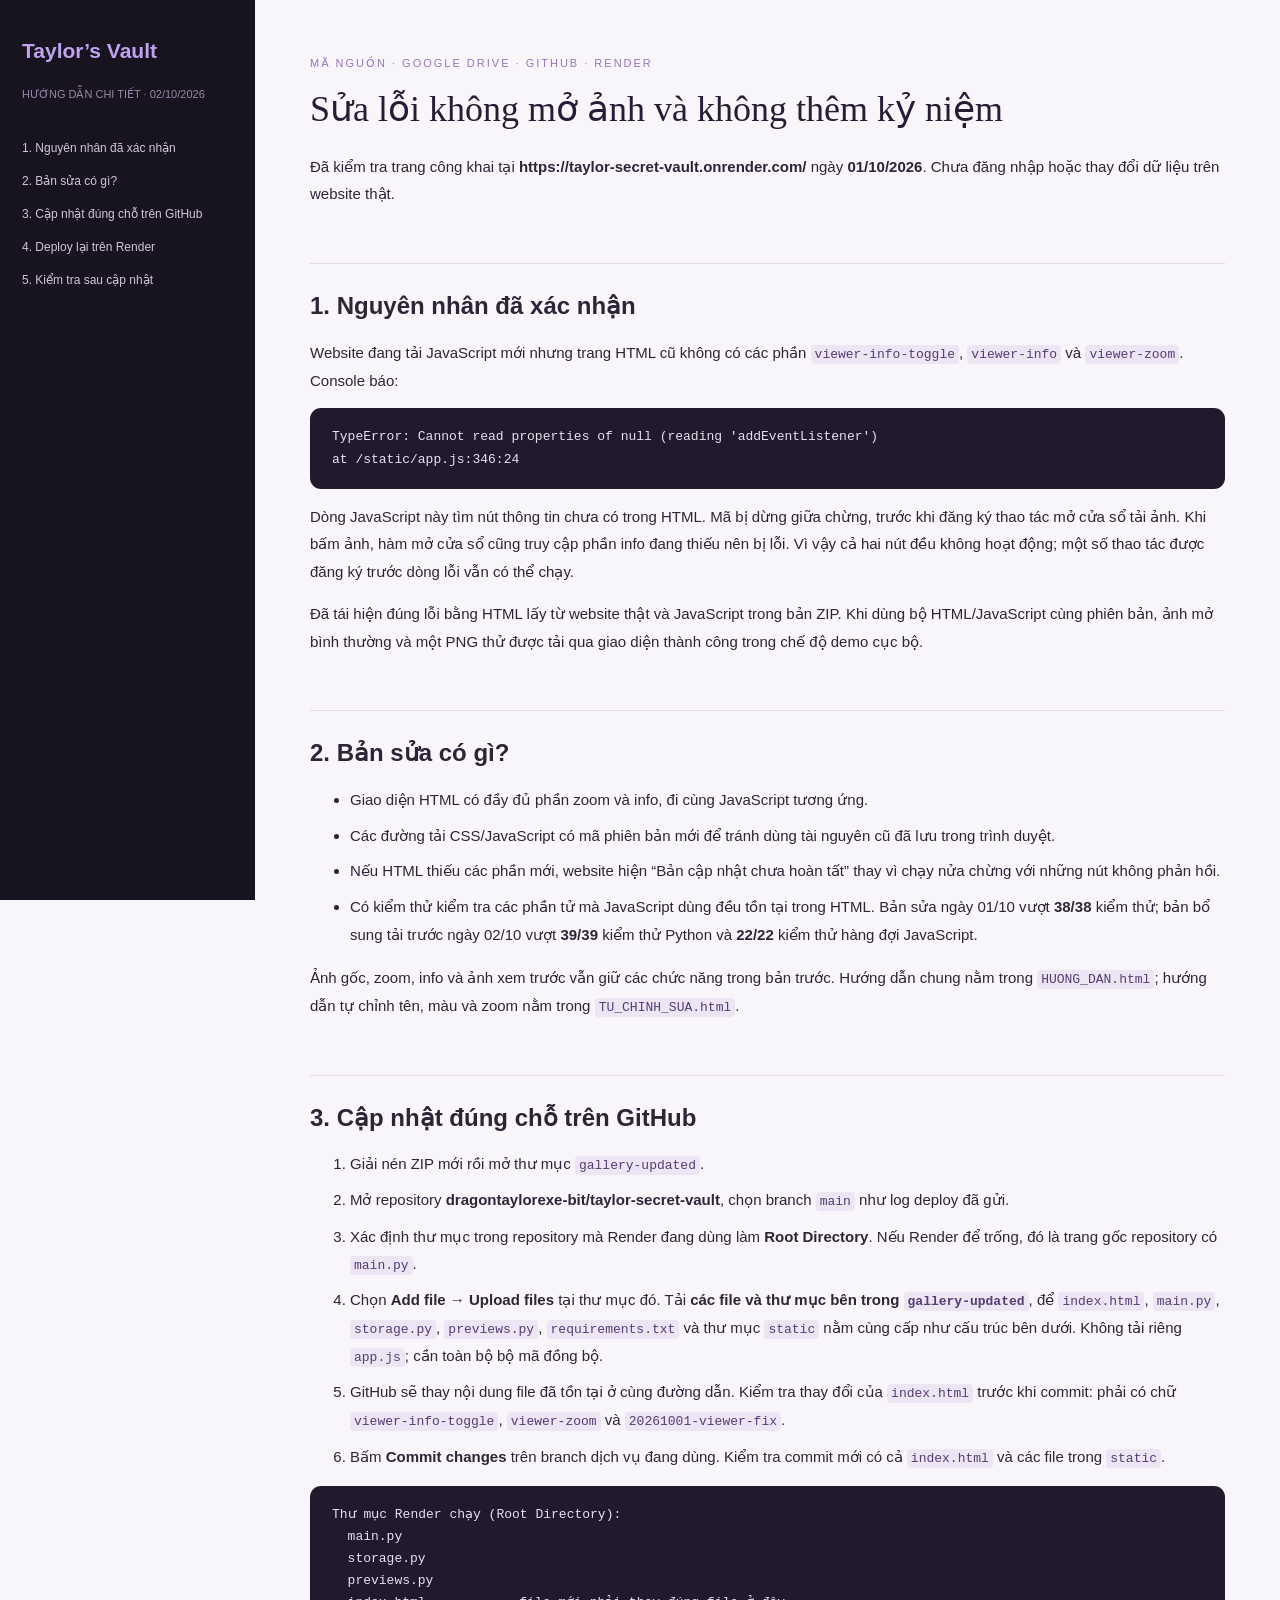
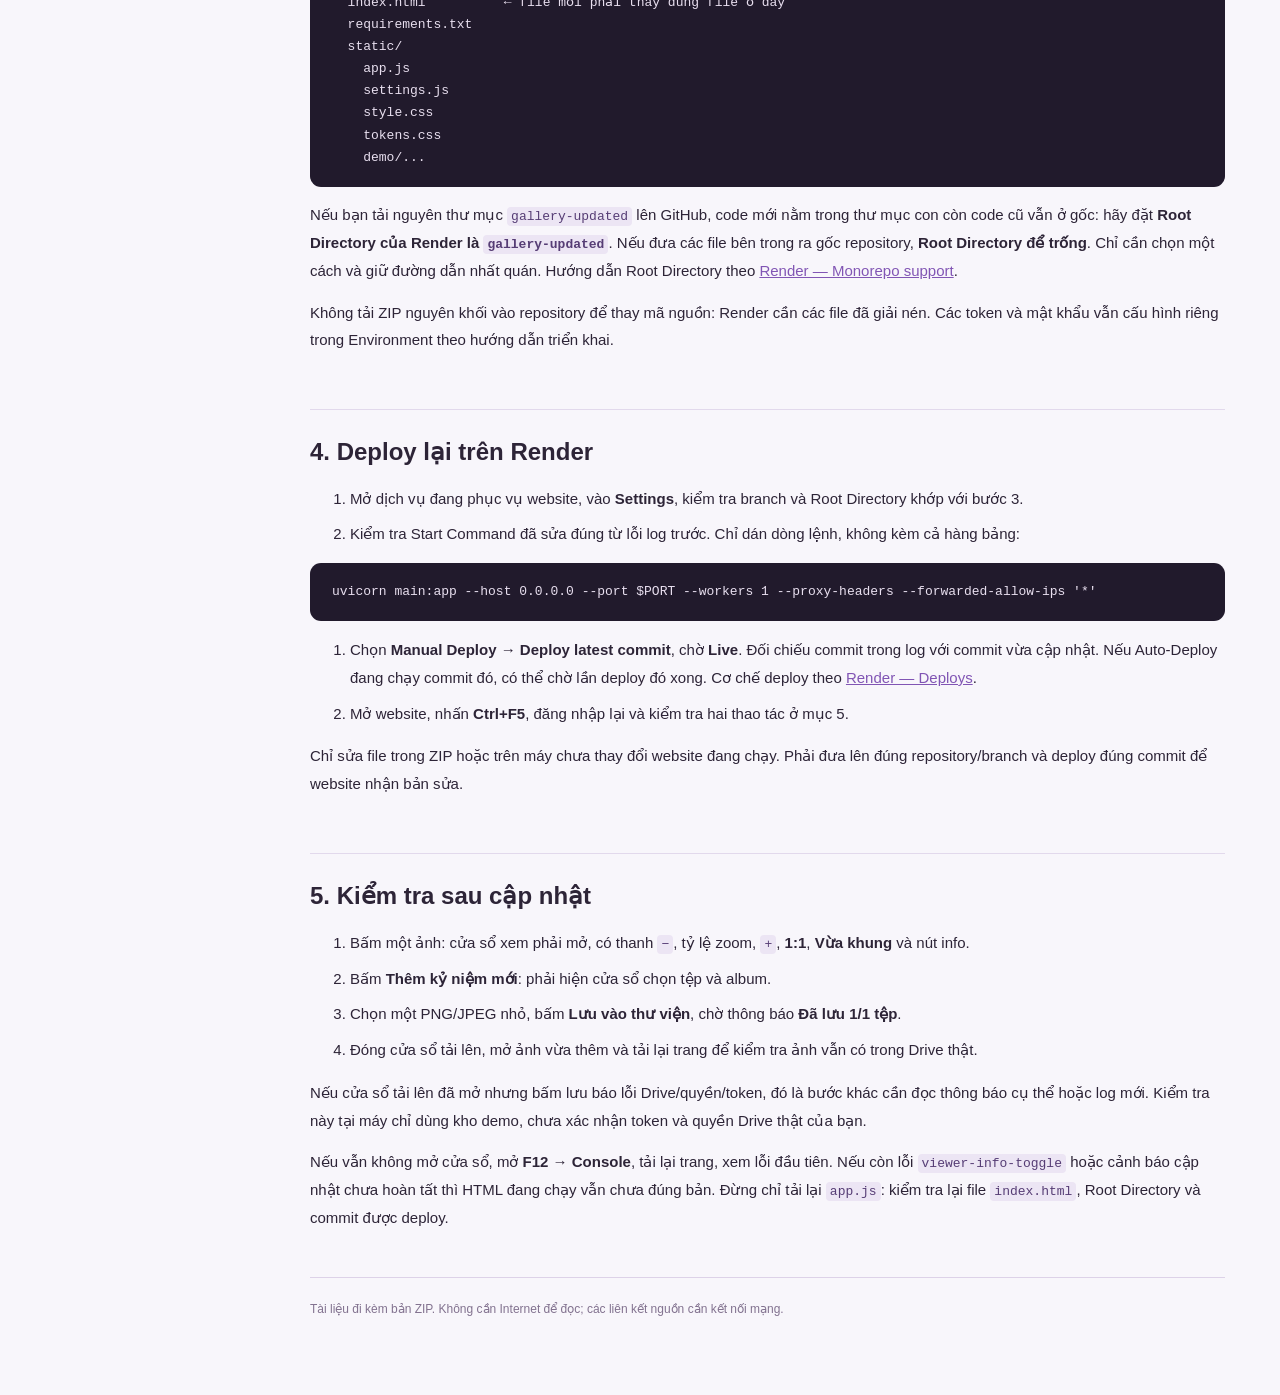
<file: SUA_LOI_MO_ANH.html>
<!doctype html><html lang="vi"><head><meta charset="utf-8"><meta name="viewport" content="width=device-width,initial-scale=1"><title>Sửa lỗi mở ảnh và thêm kỷ niệm · Taylor’s Vault</title><style>*{box-sizing:border-box}html{scroll-behavior:smooth}body{margin:0;background:#f8f6fb;color:#2d2437;font:15px/1.85 "Segoe UI",Arial,sans-serif}aside{position:fixed;inset:0 auto 0 0;width:255px;padding:32px 22px;background:#17131f;color:#cfc6dc;overflow:auto}aside strong{display:block;color:#c1a2f1;font-size:21px;margin-bottom:8px}aside small{font-size:11px;color:#9788a9}.toc ul{list-style:none;padding:0;margin-top:32px}.toc li{margin:14px 0;font-size:12px;line-height:1.6}.toc a{color:#cfc6dc;text-decoration:none}.toc a:hover{color:white}main{max-width:1100px;margin-left:255px;padding:48px 55px 80px}h1{font:400 36px/1.3 Cambria,Georgia,serif;color:#271c35;margin:10px 0 20px}h2{font-size:24px;line-height:1.4;margin:55px 0 16px;border-top:1px solid #e2d9ec;padding-top:25px;scroll-margin-top:25px}h3{font-size:18px;margin:30px 0 12px;color:#614681}a{color:#8155b4}p{margin:14px 0}li{margin:8px 0}code{font-family:Consolas,monospace;font-size:13px;background:#ece5f4;color:#563d75;padding:2px 4px;border-radius:4px}pre{background:#211a2c;color:#e8dfef;padding:18px 22px;border-radius:11px;overflow:auto;font-size:13px;line-height:1.7}pre code{background:none;color:inherit;padding:0;white-space:pre}table{width:100%;border-collapse:collapse;font-size:13px;display:block;overflow:auto;margin:24px 0}th{background:#ece5f4;text-align:left;color:#5b427b}th,td{padding:12px 15px;border:1px solid #ded3e9}td:first-child{min-width:170px}blockquote{padding:8px 20px;border-left:3px solid #a480cf;background:#f0eaf6}.doc-label{font-size:11px;color:#9774ba;letter-spacing:2px}.footer{border-top:1px solid #ddd2e8;margin-top:45px;padding-top:20px;font-size:12px;color:#82728f}@media(max-width:850px){aside{position:relative;width:auto;max-height:none;padding:24px}.toc ul{margin-top:15px}.toc li{margin:8px 0}main{margin:0;padding:30px 24px}h1{font-size:29px}h2{font-size:22px}}@media print{aside{display:none}main{margin:0;padding:0;max-width:none}body{background:white;font-size:11px}h1{font-size:25px}h2{font-size:18px;margin-top:20px;break-after:avoid}pre{white-space:pre-wrap;background:#f3eef8;color:#241b2e;border:1px solid #d6c9e4}pre code{white-space:pre-wrap}table{font-size:10px}a{color:#563d75}}main img{display:block;max-width:100%;height:auto;border-radius:10px;margin:24px 0;border:1px solid #ded3e9}</style></head><body><aside><strong>Taylor’s Vault</strong><small>HƯỚNG DẪN CHI TIẾT · 02/10/2026</small><div class="toc">
<ul>
<li><a href="#1-nguyen-nhan-a-xac-nhan">1. Nguyên nhân đã xác nhận</a></li>
<li><a href="#2-ban-sua-co-gi">2. Bản sửa có gì?</a></li>
<li><a href="#3-cap-nhat-ung-cho-tren-github">3. Cập nhật đúng chỗ trên GitHub</a></li>
<li><a href="#4-deploy-lai-tren-render">4. Deploy lại trên Render</a></li>
<li><a href="#5-kiem-tra-sau-cap-nhat">5. Kiểm tra sau cập nhật</a></li>
</ul>
</div>
</aside><main><span class="doc-label">MÃ NGUỒN · GOOGLE DRIVE · GITHUB · RENDER</span><h1 id="sua-loi-khong-mo-anh-va-khong-them-ky-niem">Sửa lỗi không mở ảnh và không thêm kỷ niệm</h1>
<p>Đã kiểm tra trang công khai tại <strong>https://taylor-secret-vault.onrender.com/</strong> ngày <strong>01/10/2026</strong>. Chưa đăng nhập hoặc thay đổi dữ liệu trên website thật.</p>
<h2 id="1-nguyen-nhan-a-xac-nhan">1. Nguyên nhân đã xác nhận</h2>
<p>Website đang tải JavaScript mới nhưng trang HTML cũ không có các phần <code>viewer-info-toggle</code>, <code>viewer-info</code> và <code>viewer-zoom</code>. Console báo:</p>
<pre><code class="language-text">TypeError: Cannot read properties of null (reading 'addEventListener')
at /static/app.js:346:24
</code></pre>
<p>Dòng JavaScript này tìm nút thông tin chưa có trong HTML. Mã bị dừng giữa chừng, trước khi đăng ký thao tác mở cửa sổ tải ảnh. Khi bấm ảnh, hàm mở cửa sổ cũng truy cập phần info đang thiếu nên bị lỗi. Vì vậy cả hai nút đều không hoạt động; một số thao tác được đăng ký trước dòng lỗi vẫn có thể chạy.</p>
<p>Đã tái hiện đúng lỗi bằng HTML lấy từ website thật và JavaScript trong bản ZIP. Khi dùng bộ HTML/JavaScript cùng phiên bản, ảnh mở bình thường và một PNG thử được tải qua giao diện thành công trong chế độ demo cục bộ.</p>
<h2 id="2-ban-sua-co-gi">2. Bản sửa có gì?</h2>
<ul>
<li>Giao diện HTML có đầy đủ phần zoom và info, đi cùng JavaScript tương ứng.</li>
<li>Các đường tải CSS/JavaScript có mã phiên bản mới để tránh dùng tài nguyên cũ đã lưu trong trình duyệt.</li>
<li>Nếu HTML thiếu các phần mới, website hiện “Bản cập nhật chưa hoàn tất” thay vì chạy nửa chừng với những nút không phản hồi.</li>
<li>Có kiểm thử kiểm tra các phần tử mà JavaScript dùng đều tồn tại trong HTML. Bản sửa ngày 01/10 vượt <strong>38/38</strong> kiểm thử; bản bổ sung tải trước ngày 02/10 vượt <strong>39/39</strong> kiểm thử Python và <strong>22/22</strong> kiểm thử hàng đợi JavaScript.</li>
</ul>
<p>Ảnh gốc, zoom, info và ảnh xem trước vẫn giữ các chức năng trong bản trước. Hướng dẫn chung nằm trong <code>HUONG_DAN.html</code>; hướng dẫn tự chỉnh tên, màu và zoom nằm trong <code>TU_CHINH_SUA.html</code>.</p>
<h2 id="3-cap-nhat-ung-cho-tren-github">3. Cập nhật đúng chỗ trên GitHub</h2>
<ol>
<li>Giải nén ZIP mới rồi mở thư mục <code>gallery-updated</code>.</li>
<li>Mở repository <strong>dragontaylorexe-bit/taylor-secret-vault</strong>, chọn branch <code>main</code> như log deploy đã gửi.</li>
<li>Xác định thư mục trong repository mà Render đang dùng làm <strong>Root Directory</strong>. Nếu Render để trống, đó là trang gốc repository có <code>main.py</code>.</li>
<li>Chọn <strong>Add file → Upload files</strong> tại thư mục đó. Tải <strong>các file và thư mục bên trong <code>gallery-updated</code></strong>, để <code>index.html</code>, <code>main.py</code>, <code>storage.py</code>, <code>previews.py</code>, <code>requirements.txt</code> và thư mục <code>static</code> nằm cùng cấp như cấu trúc bên dưới. Không tải riêng <code>app.js</code>; cần toàn bộ bộ mã đồng bộ.</li>
<li>GitHub sẽ thay nội dung file đã tồn tại ở cùng đường dẫn. Kiểm tra thay đổi của <code>index.html</code> trước khi commit: phải có chữ <code>viewer-info-toggle</code>, <code>viewer-zoom</code> và <code>20261001-viewer-fix</code>.</li>
<li>Bấm <strong>Commit changes</strong> trên branch dịch vụ đang dùng. Kiểm tra commit mới có cả <code>index.html</code> và các file trong <code>static</code>.</li>
</ol>
<pre><code class="language-text">Thư mục Render chạy (Root Directory):
  main.py
  storage.py
  previews.py
  index.html          ← file mới phải thay đúng file ở đây
  requirements.txt
  static/
    app.js
    settings.js
    style.css
    tokens.css
    demo/...
</code></pre>
<p>Nếu bạn tải nguyên thư mục <code>gallery-updated</code> lên GitHub, code mới nằm trong thư mục con còn code cũ vẫn ở gốc: hãy đặt <strong>Root Directory của Render là <code>gallery-updated</code></strong>. Nếu đưa các file bên trong ra gốc repository, <strong>Root Directory để trống</strong>. Chỉ cần chọn một cách và giữ đường dẫn nhất quán. Hướng dẫn Root Directory theo <a href="https://render.com/docs/monorepo-support">Render — Monorepo support</a>.</p>
<p>Không tải ZIP nguyên khối vào repository để thay mã nguồn: Render cần các file đã giải nén. Các token và mật khẩu vẫn cấu hình riêng trong Environment theo hướng dẫn triển khai.</p>
<h2 id="4-deploy-lai-tren-render">4. Deploy lại trên Render</h2>
<ol>
<li>Mở dịch vụ đang phục vụ website, vào <strong>Settings</strong>, kiểm tra branch và Root Directory khớp với bước 3.</li>
<li>Kiểm tra Start Command đã sửa đúng từ lỗi log trước. Chỉ dán dòng lệnh, không kèm cả hàng bảng:</li>
</ol>
<pre><code class="language-text">uvicorn main:app --host 0.0.0.0 --port $PORT --workers 1 --proxy-headers --forwarded-allow-ips '*'
</code></pre>
<ol>
<li>Chọn <strong>Manual Deploy → Deploy latest commit</strong>, chờ <strong>Live</strong>. Đối chiếu commit trong log với commit vừa cập nhật. Nếu Auto-Deploy đang chạy commit đó, có thể chờ lần deploy đó xong. Cơ chế deploy theo <a href="https://render.com/docs/deploys">Render — Deploys</a>.</li>
<li>Mở website, nhấn <strong>Ctrl+F5</strong>, đăng nhập lại và kiểm tra hai thao tác ở mục 5.</li>
</ol>
<p>Chỉ sửa file trong ZIP hoặc trên máy chưa thay đổi website đang chạy. Phải đưa lên đúng repository/branch và deploy đúng commit để website nhận bản sửa.</p>
<h2 id="5-kiem-tra-sau-cap-nhat">5. Kiểm tra sau cập nhật</h2>
<ol>
<li>Bấm một ảnh: cửa sổ xem phải mở, có thanh <code>−</code>, tỷ lệ zoom, <code>+</code>, <strong>1:1</strong>, <strong>Vừa khung</strong> và nút info.</li>
<li>Bấm <strong>Thêm kỷ niệm mới</strong>: phải hiện cửa sổ chọn tệp và album.</li>
<li>Chọn một PNG/JPEG nhỏ, bấm <strong>Lưu vào thư viện</strong>, chờ thông báo <strong>Đã lưu 1/1 tệp</strong>.</li>
<li>Đóng cửa sổ tải lên, mở ảnh vừa thêm và tải lại trang để kiểm tra ảnh vẫn có trong Drive thật.</li>
</ol>
<p>Nếu cửa sổ tải lên đã mở nhưng bấm lưu báo lỗi Drive/quyền/token, đó là bước khác cần đọc thông báo cụ thể hoặc log mới. Kiểm tra này tại máy chỉ dùng kho demo, chưa xác nhận token và quyền Drive thật của bạn.</p>
<p>Nếu vẫn không mở cửa sổ, mở <strong>F12 → Console</strong>, tải lại trang, xem lỗi đầu tiên. Nếu còn lỗi <code>viewer-info-toggle</code> hoặc cảnh báo cập nhật chưa hoàn tất thì HTML đang chạy vẫn chưa đúng bản. Đừng chỉ tải lại <code>app.js</code>: kiểm tra lại file <code>index.html</code>, Root Directory và commit được deploy.</p><div class="footer">Tài liệu đi kèm bản ZIP. Không cần Internet để đọc; các liên kết nguồn cần kết nối mạng.</div></main></body></html>
</file>
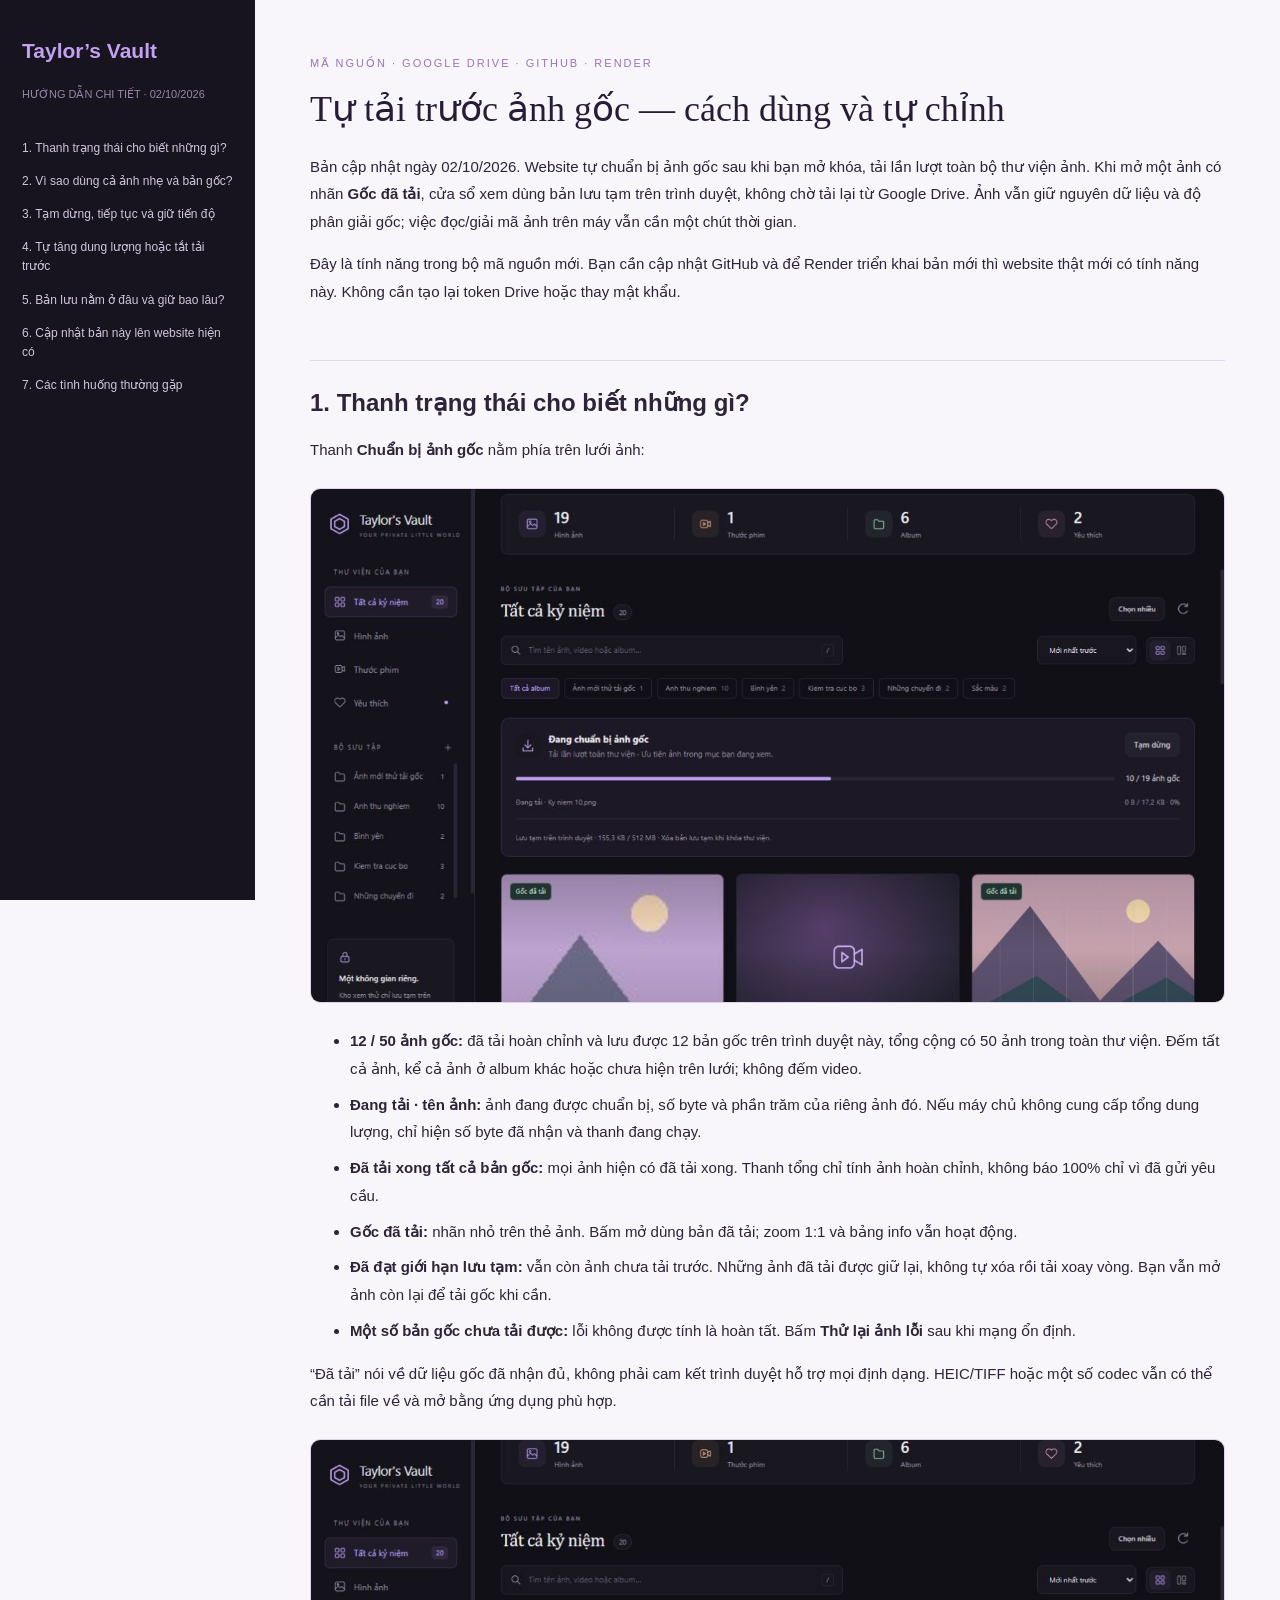
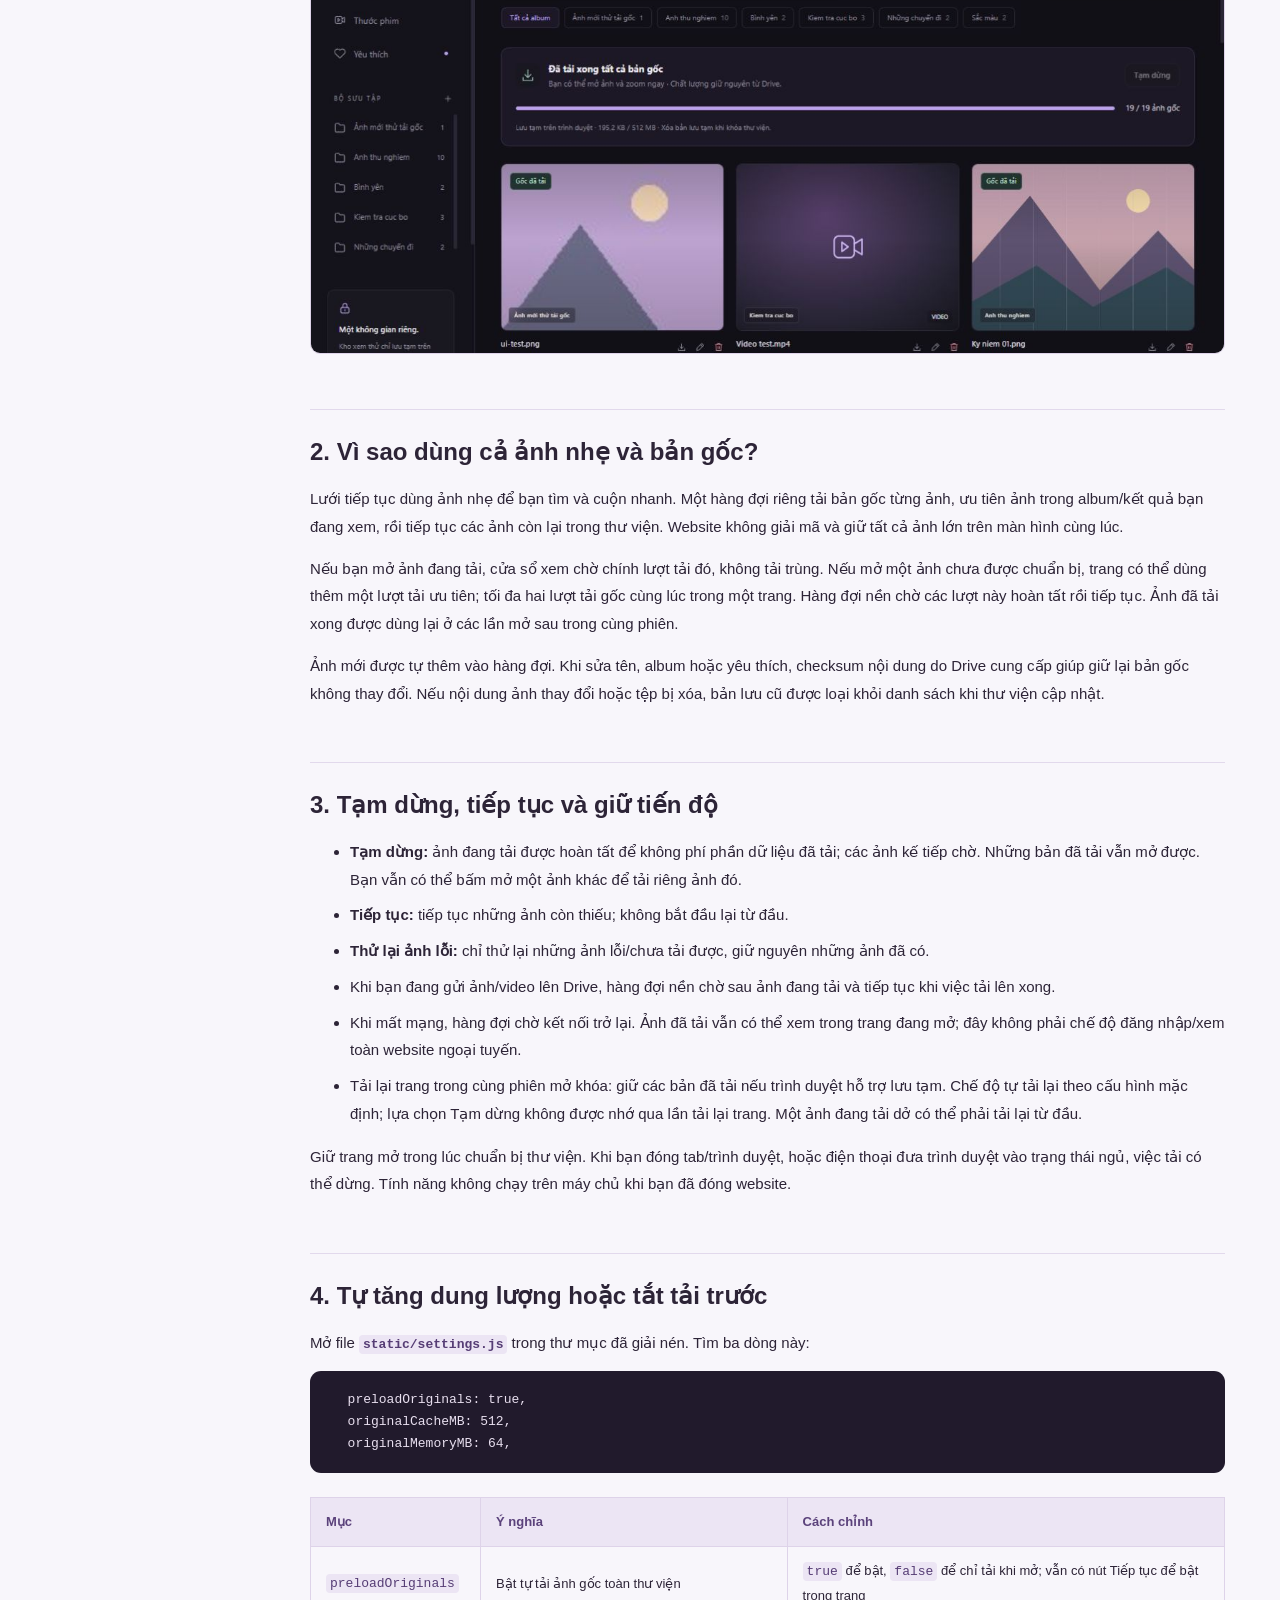
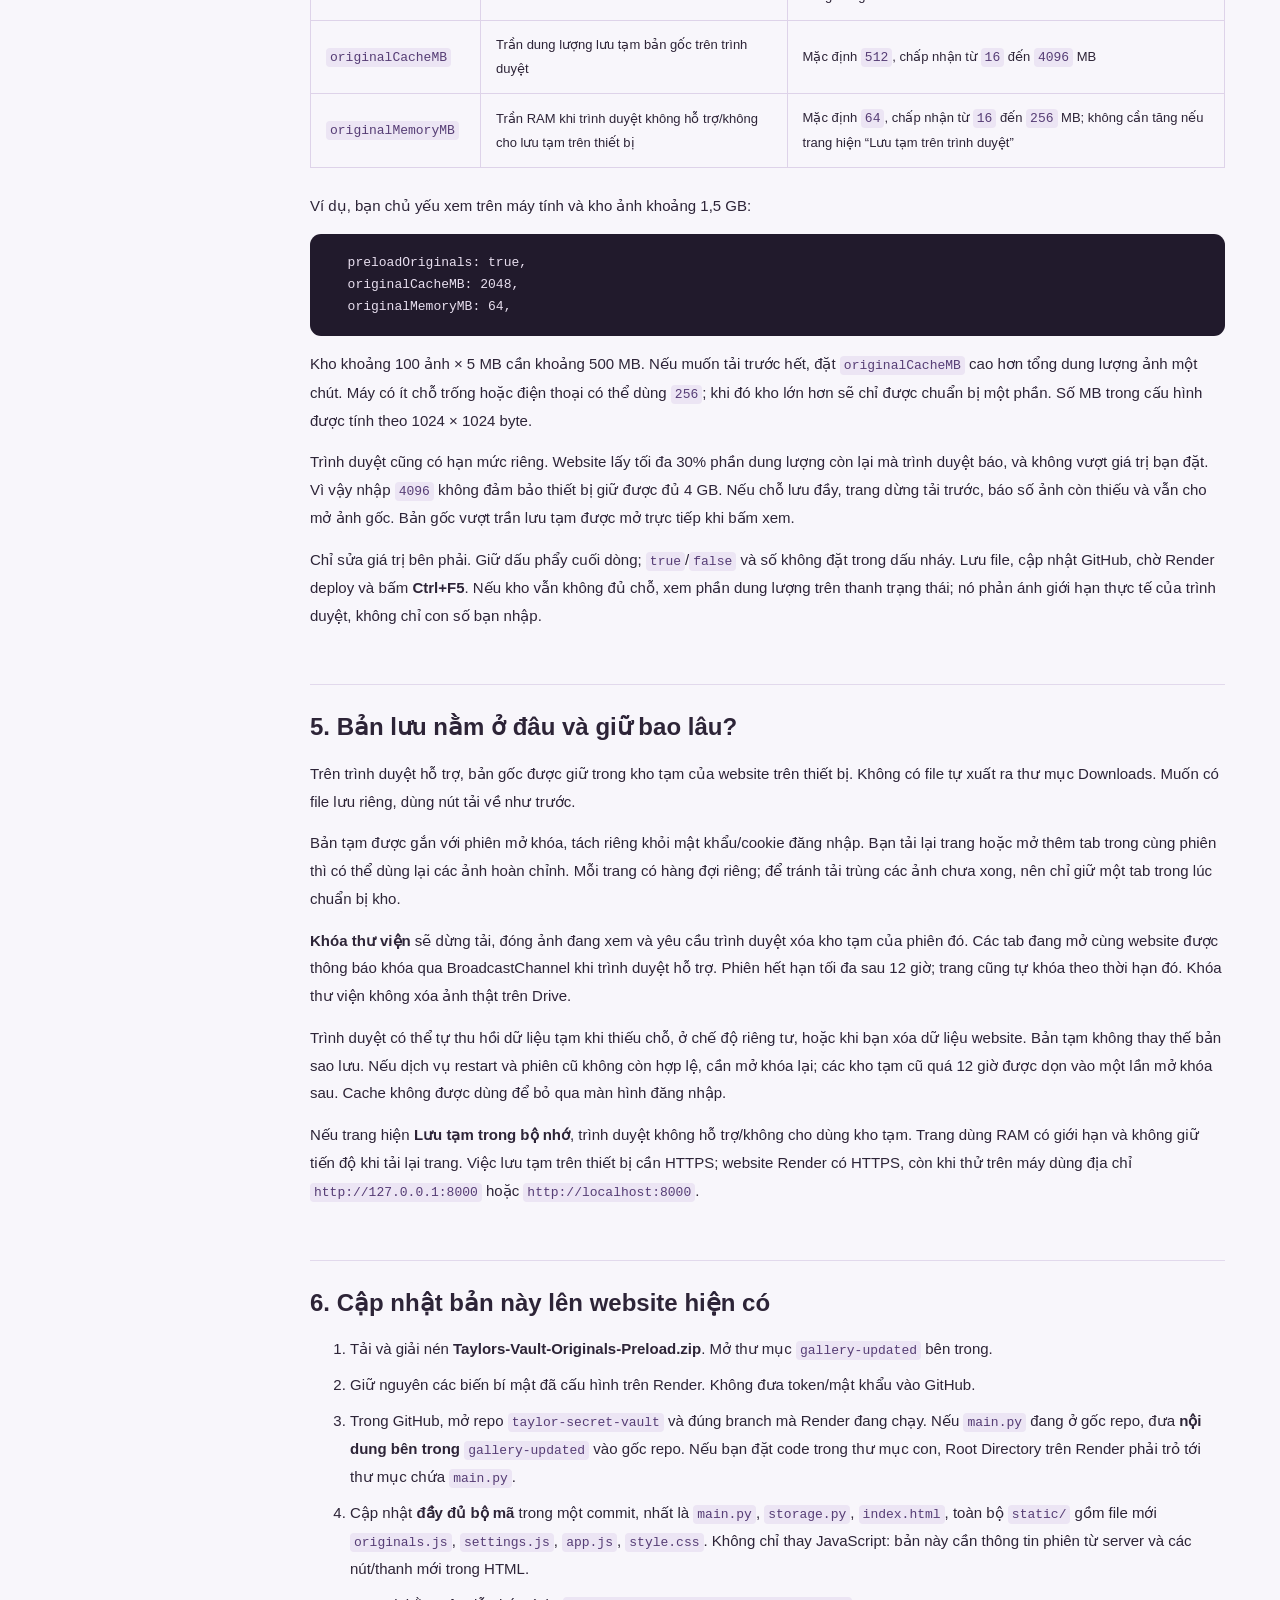
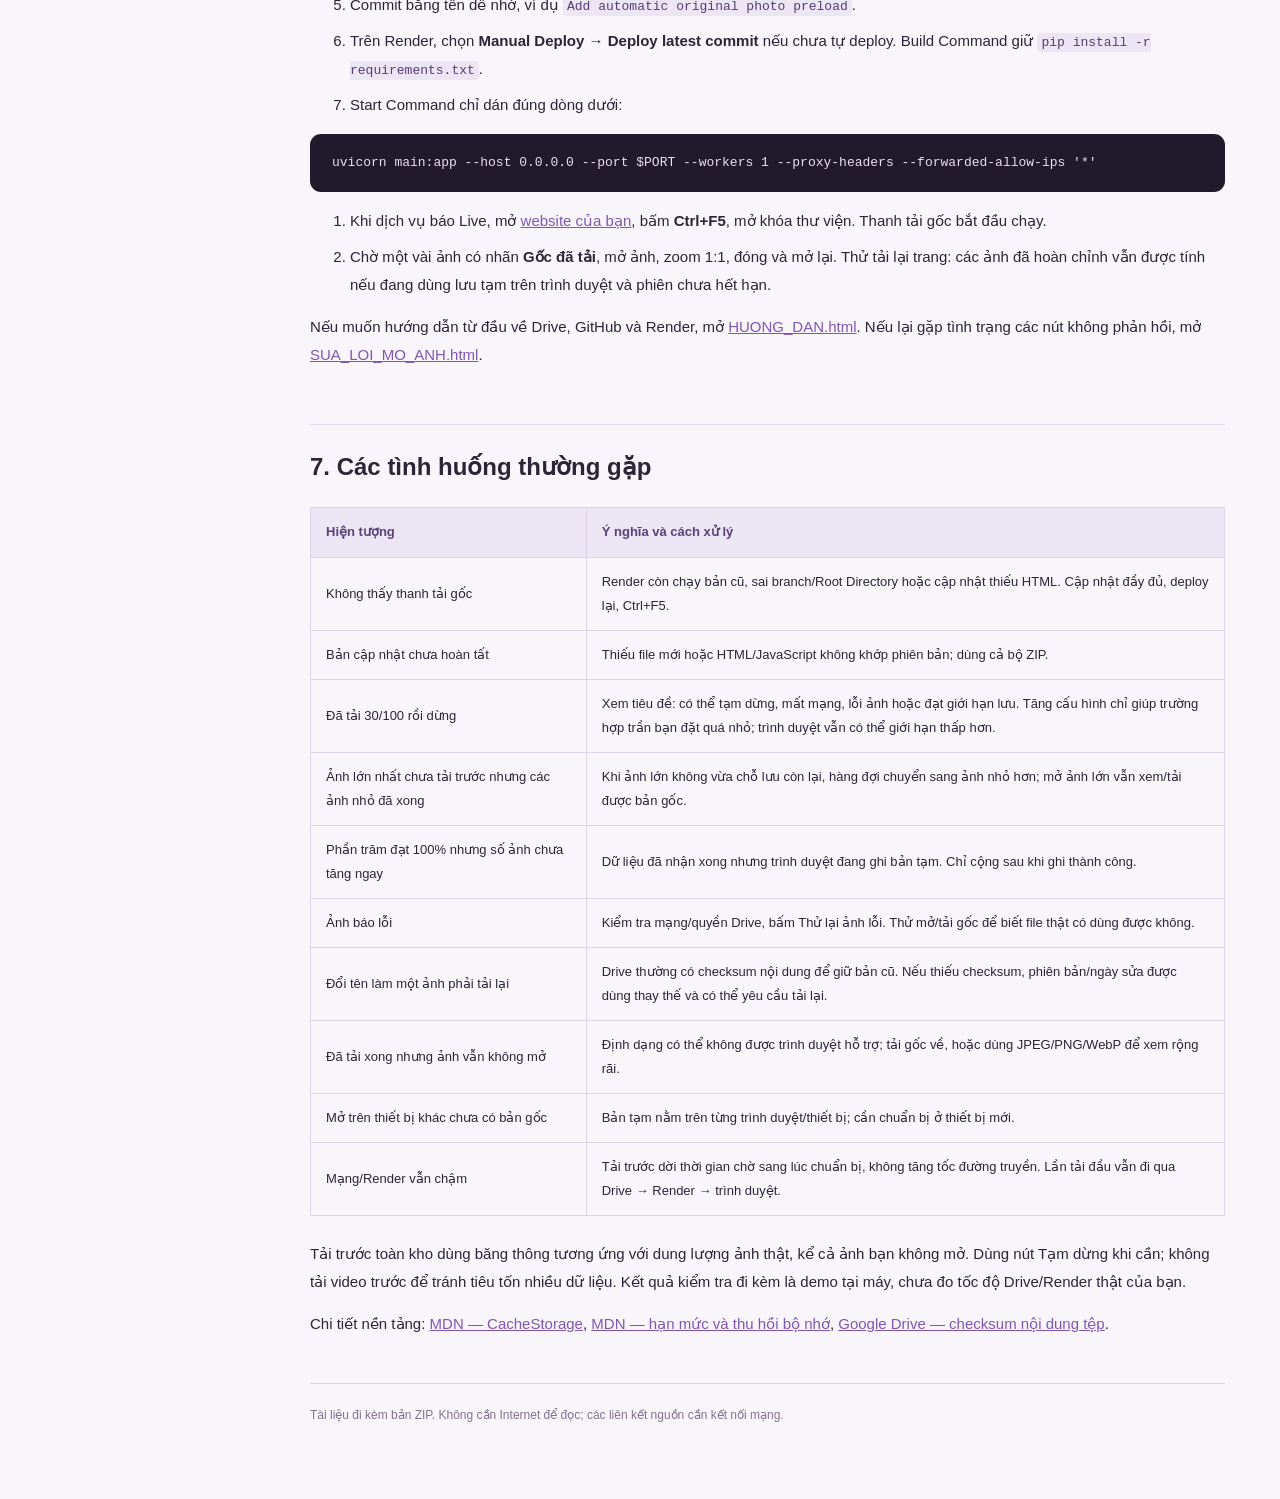
<file: TAI_TRUOC_ANH_GOC.html>
<!doctype html><html lang="vi"><head><meta charset="utf-8"><meta name="viewport" content="width=device-width,initial-scale=1"><title>Tự tải trước ảnh gốc · Cách dùng và tự chỉnh</title><style>*{box-sizing:border-box}html{scroll-behavior:smooth}body{margin:0;background:#f8f6fb;color:#2d2437;font:15px/1.85 "Segoe UI",Arial,sans-serif}aside{position:fixed;inset:0 auto 0 0;width:255px;padding:32px 22px;background:#17131f;color:#cfc6dc;overflow:auto}aside strong{display:block;color:#c1a2f1;font-size:21px;margin-bottom:8px}aside small{font-size:11px;color:#9788a9}.toc ul{list-style:none;padding:0;margin-top:32px}.toc li{margin:14px 0;font-size:12px;line-height:1.6}.toc a{color:#cfc6dc;text-decoration:none}.toc a:hover{color:white}main{max-width:1100px;margin-left:255px;padding:48px 55px 80px}h1{font:400 36px/1.3 Cambria,Georgia,serif;color:#271c35;margin:10px 0 20px}h2{font-size:24px;line-height:1.4;margin:55px 0 16px;border-top:1px solid #e2d9ec;padding-top:25px;scroll-margin-top:25px}h3{font-size:18px;margin:30px 0 12px;color:#614681}a{color:#8155b4}p{margin:14px 0}li{margin:8px 0}code{font-family:Consolas,monospace;font-size:13px;background:#ece5f4;color:#563d75;padding:2px 4px;border-radius:4px}pre{background:#211a2c;color:#e8dfef;padding:18px 22px;border-radius:11px;overflow:auto;font-size:13px;line-height:1.7}pre code{background:none;color:inherit;padding:0;white-space:pre}table{width:100%;border-collapse:collapse;font-size:13px;display:block;overflow:auto;margin:24px 0}th{background:#ece5f4;text-align:left;color:#5b427b}th,td{padding:12px 15px;border:1px solid #ded3e9}td:first-child{min-width:170px}blockquote{padding:8px 20px;border-left:3px solid #a480cf;background:#f0eaf6}.doc-label{font-size:11px;color:#9774ba;letter-spacing:2px}.footer{border-top:1px solid #ddd2e8;margin-top:45px;padding-top:20px;font-size:12px;color:#82728f}@media(max-width:850px){aside{position:relative;width:auto;max-height:none;padding:24px}.toc ul{margin-top:15px}.toc li{margin:8px 0}main{margin:0;padding:30px 24px}h1{font-size:29px}h2{font-size:22px}}@media print{aside{display:none}main{margin:0;padding:0;max-width:none}body{background:white;font-size:11px}h1{font-size:25px}h2{font-size:18px;margin-top:20px;break-after:avoid}pre{white-space:pre-wrap;background:#f3eef8;color:#241b2e;border:1px solid #d6c9e4}pre code{white-space:pre-wrap}table{font-size:10px}a{color:#563d75}}main img{display:block;max-width:100%;height:auto;border-radius:10px;margin:24px 0;border:1px solid #ded3e9}</style></head><body><aside><strong>Taylor’s Vault</strong><small>HƯỚNG DẪN CHI TIẾT · 02/10/2026</small><div class="toc">
<ul>
<li><a href="#1-thanh-trang-thai-cho-biet-nhung-gi">1. Thanh trạng thái cho biết những gì?</a></li>
<li><a href="#2-vi-sao-dung-ca-anh-nhe-va-ban-goc">2. Vì sao dùng cả ảnh nhẹ và bản gốc?</a></li>
<li><a href="#3-tam-dung-tiep-tuc-va-giu-tien-o">3. Tạm dừng, tiếp tục và giữ tiến độ</a></li>
<li><a href="#4-tu-tang-dung-luong-hoac-tat-tai-truoc">4. Tự tăng dung lượng hoặc tắt tải trước</a></li>
<li><a href="#5-ban-luu-nam-o-au-va-giu-bao-lau">5. Bản lưu nằm ở đâu và giữ bao lâu?</a></li>
<li><a href="#6-cap-nhat-ban-nay-len-website-hien-co">6. Cập nhật bản này lên website hiện có</a></li>
<li><a href="#7-cac-tinh-huong-thuong-gap">7. Các tình huống thường gặp</a></li>
</ul>
</div>
</aside><main><span class="doc-label">MÃ NGUỒN · GOOGLE DRIVE · GITHUB · RENDER</span><h1 id="tu-tai-truoc-anh-goc-cach-dung-va-tu-chinh">Tự tải trước ảnh gốc — cách dùng và tự chỉnh</h1>
<p>Bản cập nhật ngày 02/10/2026. Website tự chuẩn bị ảnh gốc sau khi bạn mở khóa, tải lần lượt toàn bộ thư viện ảnh. Khi mở một ảnh có nhãn <strong>Gốc đã tải</strong>, cửa sổ xem dùng bản lưu tạm trên trình duyệt, không chờ tải lại từ Google Drive. Ảnh vẫn giữ nguyên dữ liệu và độ phân giải gốc; việc đọc/giải mã ảnh trên máy vẫn cần một chút thời gian.</p>
<p>Đây là tính năng trong bộ mã nguồn mới. Bạn cần cập nhật GitHub và để Render triển khai bản mới thì website thật mới có tính năng này. Không cần tạo lại token Drive hoặc thay mật khẩu.</p>
<h2 id="1-thanh-trang-thai-cho-biet-nhung-gi">1. Thanh trạng thái cho biết những gì?</h2>
<p>Thanh <strong>Chuẩn bị ảnh gốc</strong> nằm phía trên lưới ảnh:</p>
<p><img alt="Thanh tải trước ở bản thử cục bộ" src="TAI_TRUOC_ANH_GOC.png" /></p>
<ul>
<li><strong>12 / 50 ảnh gốc:</strong> đã tải hoàn chỉnh và lưu được 12 bản gốc trên trình duyệt này, tổng cộng có 50 ảnh trong toàn thư viện. Đếm tất cả ảnh, kể cả ảnh ở album khác hoặc chưa hiện trên lưới; không đếm video.</li>
<li><strong>Đang tải · tên ảnh:</strong> ảnh đang được chuẩn bị, số byte và phần trăm của riêng ảnh đó. Nếu máy chủ không cung cấp tổng dung lượng, chỉ hiện số byte đã nhận và thanh đang chạy.</li>
<li><strong>Đã tải xong tất cả bản gốc:</strong> mọi ảnh hiện có đã tải xong. Thanh tổng chỉ tính ảnh hoàn chỉnh, không báo 100% chỉ vì đã gửi yêu cầu.</li>
<li><strong>Gốc đã tải:</strong> nhãn nhỏ trên thẻ ảnh. Bấm mở dùng bản đã tải; zoom 1:1 và bảng info vẫn hoạt động.</li>
<li><strong>Đã đạt giới hạn lưu tạm:</strong> vẫn còn ảnh chưa tải trước. Những ảnh đã tải được giữ lại, không tự xóa rồi tải xoay vòng. Bạn vẫn mở ảnh còn lại để tải gốc khi cần.</li>
<li><strong>Một số bản gốc chưa tải được:</strong> lỗi không được tính là hoàn tất. Bấm <strong>Thử lại ảnh lỗi</strong> sau khi mạng ổn định.</li>
</ul>
<p>“Đã tải” nói về dữ liệu gốc đã nhận đủ, không phải cam kết trình duyệt hỗ trợ mọi định dạng. HEIC/TIFF hoặc một số codec vẫn có thể cần tải file về và mở bằng ứng dụng phù hợp.</p>
<p><img alt="Trạng thái đã chuẩn bị đủ ảnh ở bản thử cục bộ" src="ANH_GOC_DA_SAN_SANG.png" /></p>
<h2 id="2-vi-sao-dung-ca-anh-nhe-va-ban-goc">2. Vì sao dùng cả ảnh nhẹ và bản gốc?</h2>
<p>Lưới tiếp tục dùng ảnh nhẹ để bạn tìm và cuộn nhanh. Một hàng đợi riêng tải bản gốc từng ảnh, ưu tiên ảnh trong album/kết quả bạn đang xem, rồi tiếp tục các ảnh còn lại trong thư viện. Website không giải mã và giữ tất cả ảnh lớn trên màn hình cùng lúc.</p>
<p>Nếu bạn mở ảnh đang tải, cửa sổ xem chờ chính lượt tải đó, không tải trùng. Nếu mở một ảnh chưa được chuẩn bị, trang có thể dùng thêm một lượt tải ưu tiên; tối đa hai lượt tải gốc cùng lúc trong một trang. Hàng đợi nền chờ các lượt này hoàn tất rồi tiếp tục. Ảnh đã tải xong được dùng lại ở các lần mở sau trong cùng phiên.</p>
<p>Ảnh mới được tự thêm vào hàng đợi. Khi sửa tên, album hoặc yêu thích, checksum nội dung do Drive cung cấp giúp giữ lại bản gốc không thay đổi. Nếu nội dung ảnh thay đổi hoặc tệp bị xóa, bản lưu cũ được loại khỏi danh sách khi thư viện cập nhật.</p>
<h2 id="3-tam-dung-tiep-tuc-va-giu-tien-o">3. Tạm dừng, tiếp tục và giữ tiến độ</h2>
<ul>
<li><strong>Tạm dừng:</strong> ảnh đang tải được hoàn tất để không phí phần dữ liệu đã tải; các ảnh kế tiếp chờ. Những bản đã tải vẫn mở được. Bạn vẫn có thể bấm mở một ảnh khác để tải riêng ảnh đó.</li>
<li><strong>Tiếp tục:</strong> tiếp tục những ảnh còn thiếu; không bắt đầu lại từ đầu.</li>
<li><strong>Thử lại ảnh lỗi:</strong> chỉ thử lại những ảnh lỗi/chưa tải được, giữ nguyên những ảnh đã có.</li>
<li>Khi bạn đang gửi ảnh/video lên Drive, hàng đợi nền chờ sau ảnh đang tải và tiếp tục khi việc tải lên xong.</li>
<li>Khi mất mạng, hàng đợi chờ kết nối trở lại. Ảnh đã tải vẫn có thể xem trong trang đang mở; đây không phải chế độ đăng nhập/xem toàn website ngoại tuyến.</li>
<li>Tải lại trang trong cùng phiên mở khóa: giữ các bản đã tải nếu trình duyệt hỗ trợ lưu tạm. Chế độ tự tải lại theo cấu hình mặc định; lựa chọn Tạm dừng không được nhớ qua lần tải lại trang. Một ảnh đang tải dở có thể phải tải lại từ đầu.</li>
</ul>
<p>Giữ trang mở trong lúc chuẩn bị thư viện. Khi bạn đóng tab/trình duyệt, hoặc điện thoại đưa trình duyệt vào trạng thái ngủ, việc tải có thể dừng. Tính năng không chạy trên máy chủ khi bạn đã đóng website.</p>
<h2 id="4-tu-tang-dung-luong-hoac-tat-tai-truoc">4. Tự tăng dung lượng hoặc tắt tải trước</h2>
<p>Mở file <strong><code>static/settings.js</code></strong> trong thư mục đã giải nén. Tìm ba dòng này:</p>
<pre><code class="language-javascript">  preloadOriginals: true,
  originalCacheMB: 512,
  originalMemoryMB: 64,
</code></pre>
<table>
<thead>
<tr>
<th>Mục</th>
<th>Ý nghĩa</th>
<th>Cách chỉnh</th>
</tr>
</thead>
<tbody>
<tr>
<td><code>preloadOriginals</code></td>
<td>Bật tự tải ảnh gốc toàn thư viện</td>
<td><code>true</code> để bật, <code>false</code> để chỉ tải khi mở; vẫn có nút Tiếp tục để bật trong trang</td>
</tr>
<tr>
<td><code>originalCacheMB</code></td>
<td>Trần dung lượng lưu tạm bản gốc trên trình duyệt</td>
<td>Mặc định <code>512</code>, chấp nhận từ <code>16</code> đến <code>4096</code> MB</td>
</tr>
<tr>
<td><code>originalMemoryMB</code></td>
<td>Trần RAM khi trình duyệt không hỗ trợ/không cho lưu tạm trên thiết bị</td>
<td>Mặc định <code>64</code>, chấp nhận từ <code>16</code> đến <code>256</code> MB; không cần tăng nếu trang hiện “Lưu tạm trên trình duyệt”</td>
</tr>
</tbody>
</table>
<p>Ví dụ, bạn chủ yếu xem trên máy tính và kho ảnh khoảng 1,5 GB:</p>
<pre><code class="language-javascript">  preloadOriginals: true,
  originalCacheMB: 2048,
  originalMemoryMB: 64,
</code></pre>
<p>Kho khoảng 100 ảnh × 5 MB cần khoảng 500 MB. Nếu muốn tải trước hết, đặt <code>originalCacheMB</code> cao hơn tổng dung lượng ảnh một chút. Máy có ít chỗ trống hoặc điện thoại có thể dùng <code>256</code>; khi đó kho lớn hơn sẽ chỉ được chuẩn bị một phần. Số MB trong cấu hình được tính theo 1024 × 1024 byte.</p>
<p>Trình duyệt cũng có hạn mức riêng. Website lấy tối đa 30% phần dung lượng còn lại mà trình duyệt báo, và không vượt giá trị bạn đặt. Vì vậy nhập <code>4096</code> không đảm bảo thiết bị giữ được đủ 4 GB. Nếu chỗ lưu đầy, trang dừng tải trước, báo số ảnh còn thiếu và vẫn cho mở ảnh gốc. Bản gốc vượt trần lưu tạm được mở trực tiếp khi bấm xem.</p>
<p>Chỉ sửa giá trị bên phải. Giữ dấu phẩy cuối dòng; <code>true</code>/<code>false</code> và số không đặt trong dấu nháy. Lưu file, cập nhật GitHub, chờ Render deploy và bấm <strong>Ctrl+F5</strong>. Nếu kho vẫn không đủ chỗ, xem phần dung lượng trên thanh trạng thái; nó phản ánh giới hạn thực tế của trình duyệt, không chỉ con số bạn nhập.</p>
<h2 id="5-ban-luu-nam-o-au-va-giu-bao-lau">5. Bản lưu nằm ở đâu và giữ bao lâu?</h2>
<p>Trên trình duyệt hỗ trợ, bản gốc được giữ trong kho tạm của website trên thiết bị. Không có file tự xuất ra thư mục Downloads. Muốn có file lưu riêng, dùng nút tải về như trước.</p>
<p>Bản tạm được gắn với phiên mở khóa, tách riêng khỏi mật khẩu/cookie đăng nhập. Bạn tải lại trang hoặc mở thêm tab trong cùng phiên thì có thể dùng lại các ảnh hoàn chỉnh. Mỗi trang có hàng đợi riêng; để tránh tải trùng các ảnh chưa xong, nên chỉ giữ một tab trong lúc chuẩn bị kho.</p>
<p><strong>Khóa thư viện</strong> sẽ dừng tải, đóng ảnh đang xem và yêu cầu trình duyệt xóa kho tạm của phiên đó. Các tab đang mở cùng website được thông báo khóa qua BroadcastChannel khi trình duyệt hỗ trợ. Phiên hết hạn tối đa sau 12 giờ; trang cũng tự khóa theo thời hạn đó. Khóa thư viện không xóa ảnh thật trên Drive.</p>
<p>Trình duyệt có thể tự thu hồi dữ liệu tạm khi thiếu chỗ, ở chế độ riêng tư, hoặc khi bạn xóa dữ liệu website. Bản tạm không thay thế bản sao lưu. Nếu dịch vụ restart và phiên cũ không còn hợp lệ, cần mở khóa lại; các kho tạm cũ quá 12 giờ được dọn vào một lần mở khóa sau. Cache không được dùng để bỏ qua màn hình đăng nhập.</p>
<p>Nếu trang hiện <strong>Lưu tạm trong bộ nhớ</strong>, trình duyệt không hỗ trợ/không cho dùng kho tạm. Trang dùng RAM có giới hạn và không giữ tiến độ khi tải lại trang. Việc lưu tạm trên thiết bị cần HTTPS; website Render có HTTPS, còn khi thử trên máy dùng địa chỉ <code>http://127.0.0.1:8000</code> hoặc <code>http://localhost:8000</code>.</p>
<h2 id="6-cap-nhat-ban-nay-len-website-hien-co">6. Cập nhật bản này lên website hiện có</h2>
<ol>
<li>Tải và giải nén <strong>Taylors-Vault-Originals-Preload.zip</strong>. Mở thư mục <code>gallery-updated</code> bên trong.</li>
<li>Giữ nguyên các biến bí mật đã cấu hình trên Render. Không đưa token/mật khẩu vào GitHub.</li>
<li>Trong GitHub, mở repo <code>taylor-secret-vault</code> và đúng branch mà Render đang chạy. Nếu <code>main.py</code> đang ở gốc repo, đưa <strong>nội dung bên trong</strong> <code>gallery-updated</code> vào gốc repo. Nếu bạn đặt code trong thư mục con, Root Directory trên Render phải trỏ tới thư mục chứa <code>main.py</code>.</li>
<li>Cập nhật <strong>đầy đủ bộ mã</strong> trong một commit, nhất là <code>main.py</code>, <code>storage.py</code>, <code>index.html</code>, toàn bộ <code>static/</code> gồm file mới <code>originals.js</code>, <code>settings.js</code>, <code>app.js</code>, <code>style.css</code>. Không chỉ thay JavaScript: bản này cần thông tin phiên từ server và các nút/thanh mới trong HTML.</li>
<li>Commit bằng tên dễ nhớ, ví dụ <code>Add automatic original photo preload</code>.</li>
<li>Trên Render, chọn <strong>Manual Deploy → Deploy latest commit</strong> nếu chưa tự deploy. Build Command giữ <code>pip install -r requirements.txt</code>.</li>
<li>Start Command chỉ dán đúng dòng dưới:</li>
</ol>
<pre><code class="language-text">uvicorn main:app --host 0.0.0.0 --port $PORT --workers 1 --proxy-headers --forwarded-allow-ips '*'
</code></pre>
<ol>
<li>Khi dịch vụ báo Live, mở <a href="https://taylor-secret-vault.onrender.com/">website của bạn</a>, bấm <strong>Ctrl+F5</strong>, mở khóa thư viện. Thanh tải gốc bắt đầu chạy.</li>
<li>Chờ một vài ảnh có nhãn <strong>Gốc đã tải</strong>, mở ảnh, zoom 1:1, đóng và mở lại. Thử tải lại trang: các ảnh đã hoàn chỉnh vẫn được tính nếu đang dùng lưu tạm trên trình duyệt và phiên chưa hết hạn.</li>
</ol>
<p>Nếu muốn hướng dẫn từ đầu về Drive, GitHub và Render, mở <a href="HUONG_DAN.html">HUONG_DAN.html</a>. Nếu lại gặp tình trạng các nút không phản hồi, mở <a href="SUA_LOI_MO_ANH.html">SUA_LOI_MO_ANH.html</a>.</p>
<h2 id="7-cac-tinh-huong-thuong-gap">7. Các tình huống thường gặp</h2>
<table>
<thead>
<tr>
<th>Hiện tượng</th>
<th>Ý nghĩa và cách xử lý</th>
</tr>
</thead>
<tbody>
<tr>
<td>Không thấy thanh tải gốc</td>
<td>Render còn chạy bản cũ, sai branch/Root Directory hoặc cập nhật thiếu HTML. Cập nhật đầy đủ, deploy lại, Ctrl+F5.</td>
</tr>
<tr>
<td>Bản cập nhật chưa hoàn tất</td>
<td>Thiếu file mới hoặc HTML/JavaScript không khớp phiên bản; dùng cả bộ ZIP.</td>
</tr>
<tr>
<td>Đã tải 30/100 rồi dừng</td>
<td>Xem tiêu đề: có thể tạm dừng, mất mạng, lỗi ảnh hoặc đạt giới hạn lưu. Tăng cấu hình chỉ giúp trường hợp trần bạn đặt quá nhỏ; trình duyệt vẫn có thể giới hạn thấp hơn.</td>
</tr>
<tr>
<td>Ảnh lớn nhất chưa tải trước nhưng các ảnh nhỏ đã xong</td>
<td>Khi ảnh lớn không vừa chỗ lưu còn lại, hàng đợi chuyển sang ảnh nhỏ hơn; mở ảnh lớn vẫn xem/tải được bản gốc.</td>
</tr>
<tr>
<td>Phần trăm đạt 100% nhưng số ảnh chưa tăng ngay</td>
<td>Dữ liệu đã nhận xong nhưng trình duyệt đang ghi bản tạm. Chỉ cộng sau khi ghi thành công.</td>
</tr>
<tr>
<td>Ảnh báo lỗi</td>
<td>Kiểm tra mạng/quyền Drive, bấm Thử lại ảnh lỗi. Thử mở/tải gốc để biết file thật có dùng được không.</td>
</tr>
<tr>
<td>Đổi tên làm một ảnh phải tải lại</td>
<td>Drive thường có checksum nội dung để giữ bản cũ. Nếu thiếu checksum, phiên bản/ngày sửa được dùng thay thế và có thể yêu cầu tải lại.</td>
</tr>
<tr>
<td>Đã tải xong nhưng ảnh vẫn không mở</td>
<td>Định dạng có thể không được trình duyệt hỗ trợ; tải gốc về, hoặc dùng JPEG/PNG/WebP để xem rộng rãi.</td>
</tr>
<tr>
<td>Mở trên thiết bị khác chưa có bản gốc</td>
<td>Bản tạm nằm trên từng trình duyệt/thiết bị; cần chuẩn bị ở thiết bị mới.</td>
</tr>
<tr>
<td>Mạng/Render vẫn chậm</td>
<td>Tải trước dời thời gian chờ sang lúc chuẩn bị, không tăng tốc đường truyền. Lần tải đầu vẫn đi qua Drive → Render → trình duyệt.</td>
</tr>
</tbody>
</table>
<p>Tải trước toàn kho dùng băng thông tương ứng với dung lượng ảnh thật, kể cả ảnh bạn không mở. Dùng nút Tạm dừng khi cần; không tải video trước để tránh tiêu tốn nhiều dữ liệu. Kết quả kiểm tra đi kèm là demo tại máy, chưa đo tốc độ Drive/Render thật của bạn.</p>
<p>Chi tiết nền tảng: <a href="https://developer.mozilla.org/en-US/docs/Web/API/CacheStorage">MDN — CacheStorage</a>, <a href="https://developer.mozilla.org/en-US/docs/Web/API/Storage_API/Storage_quotas_and_eviction_criteria">MDN — hạn mức và thu hồi bộ nhớ</a>, <a href="https://developers.google.com/workspace/drive/api/reference/rest/v3/files">Google Drive — checksum nội dung tệp</a>.</p><div class="footer">Tài liệu đi kèm bản ZIP. Không cần Internet để đọc; các liên kết nguồn cần kết nối mạng.</div></main></body></html>
</file>
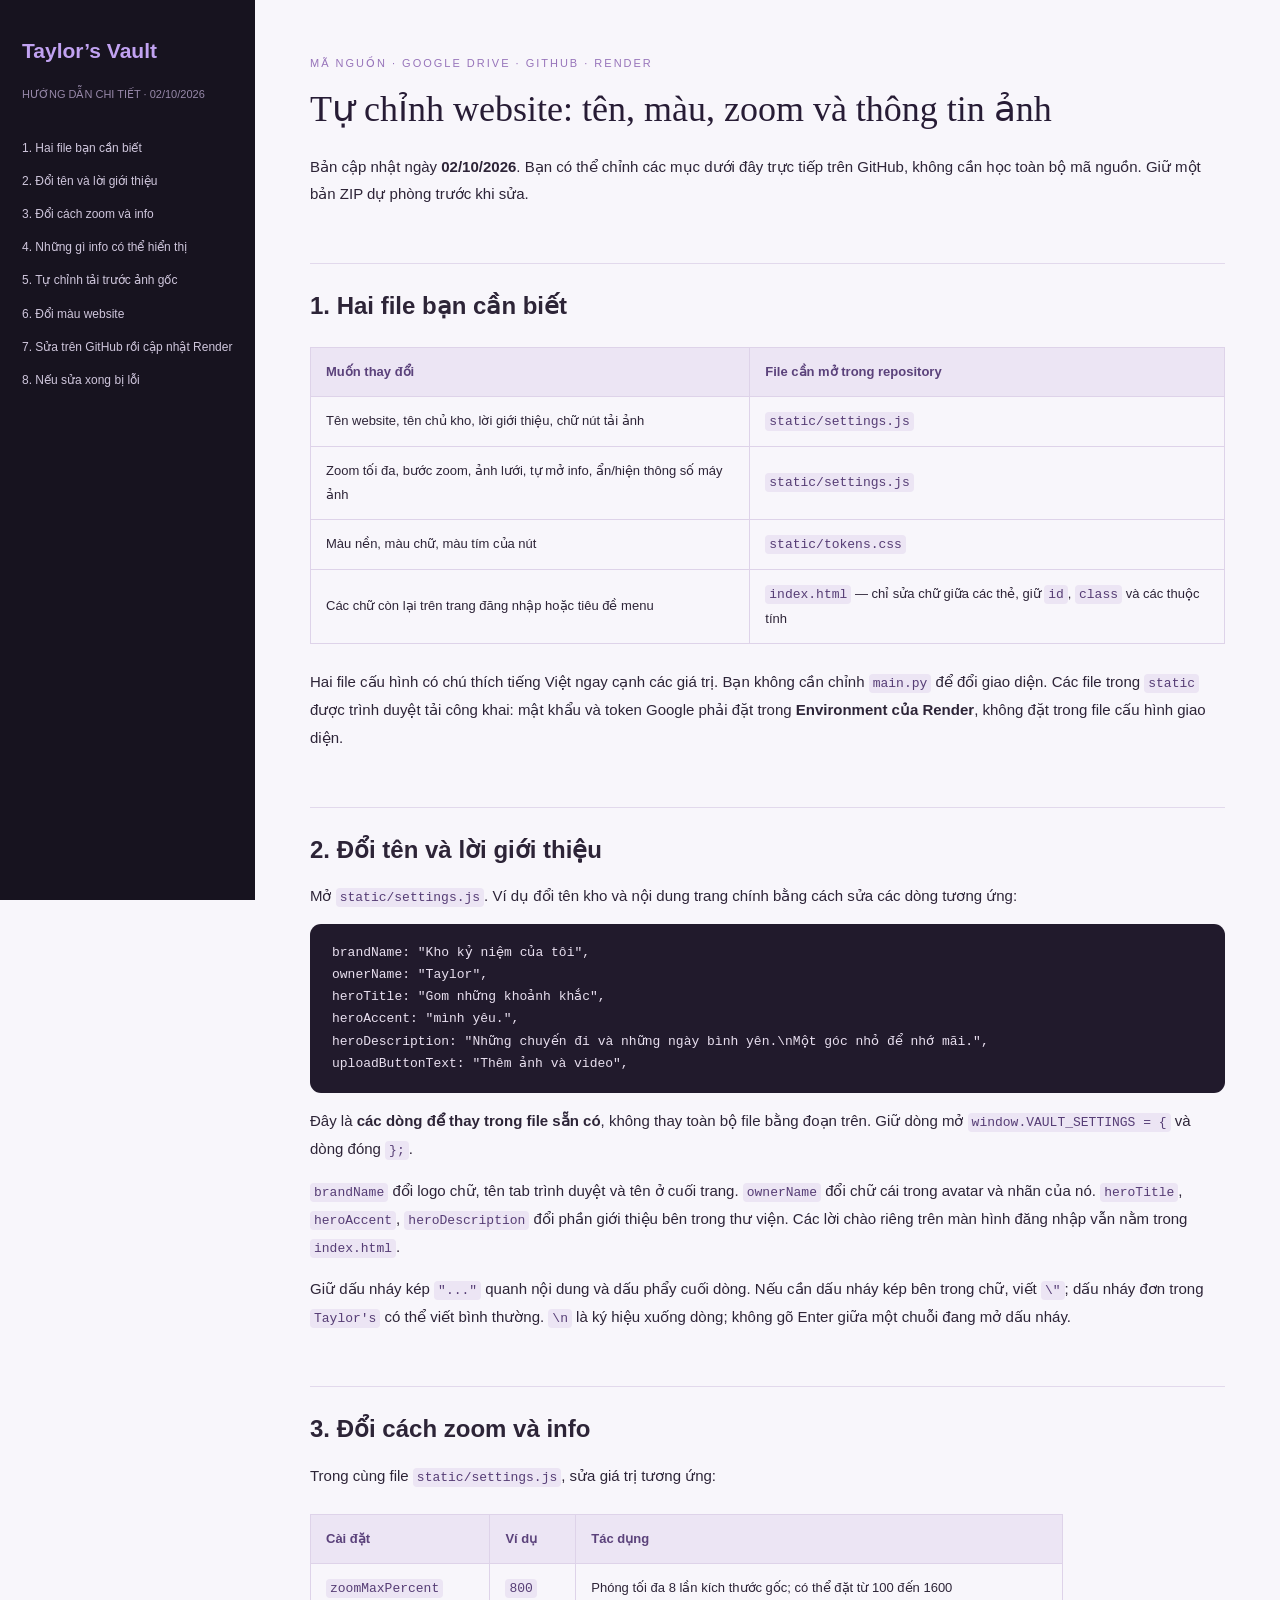
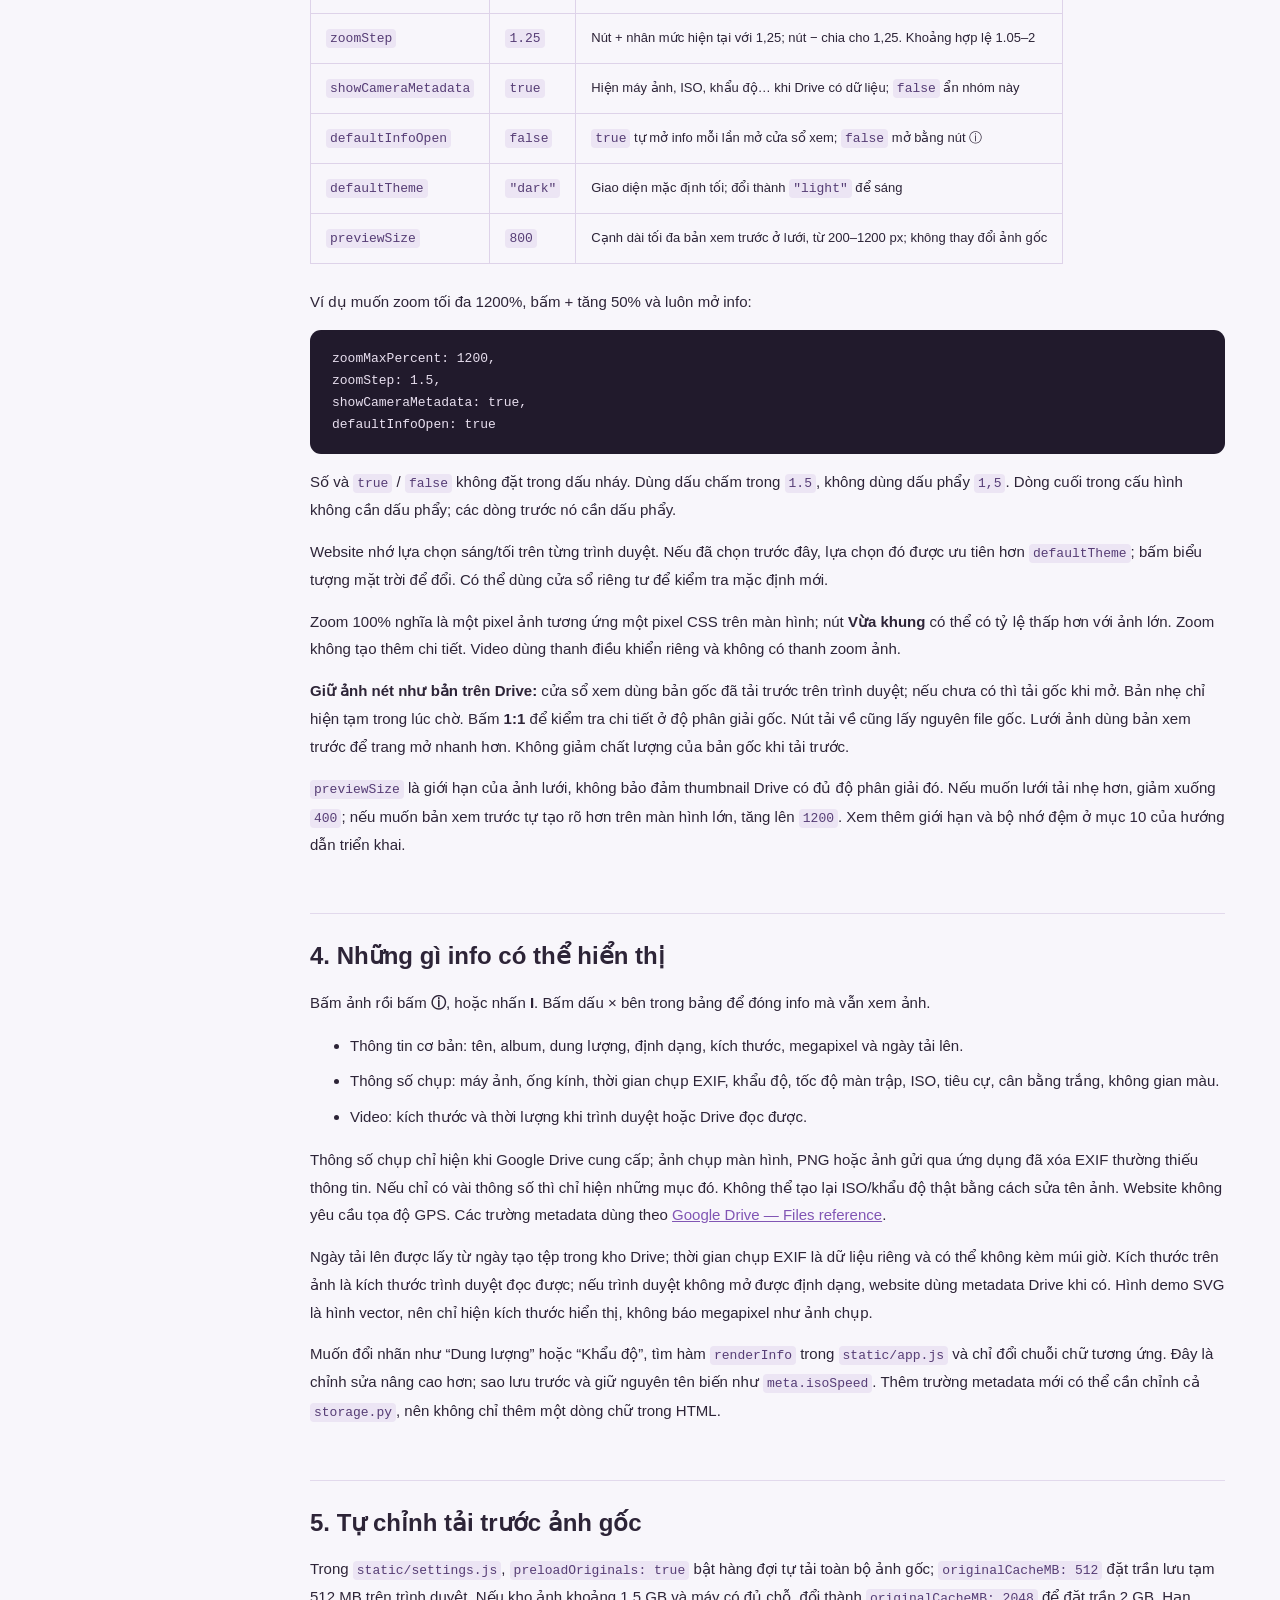
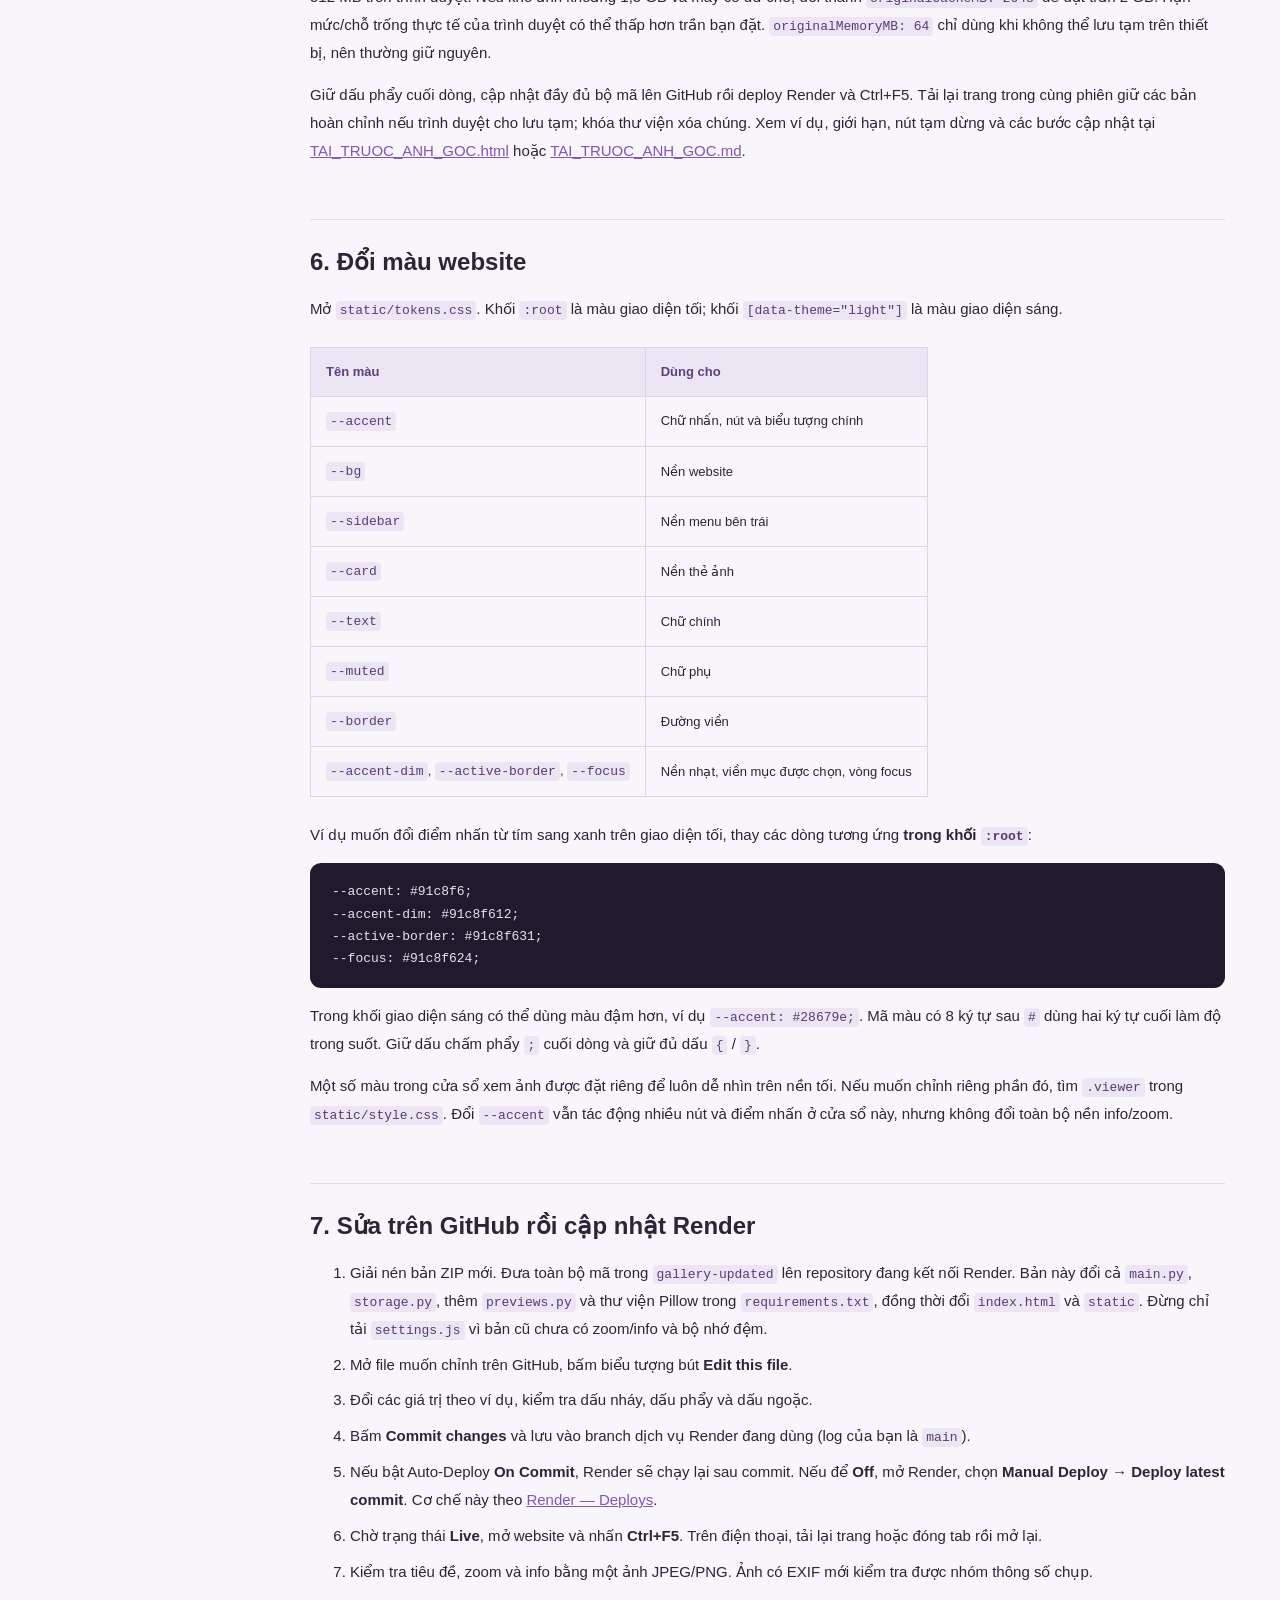
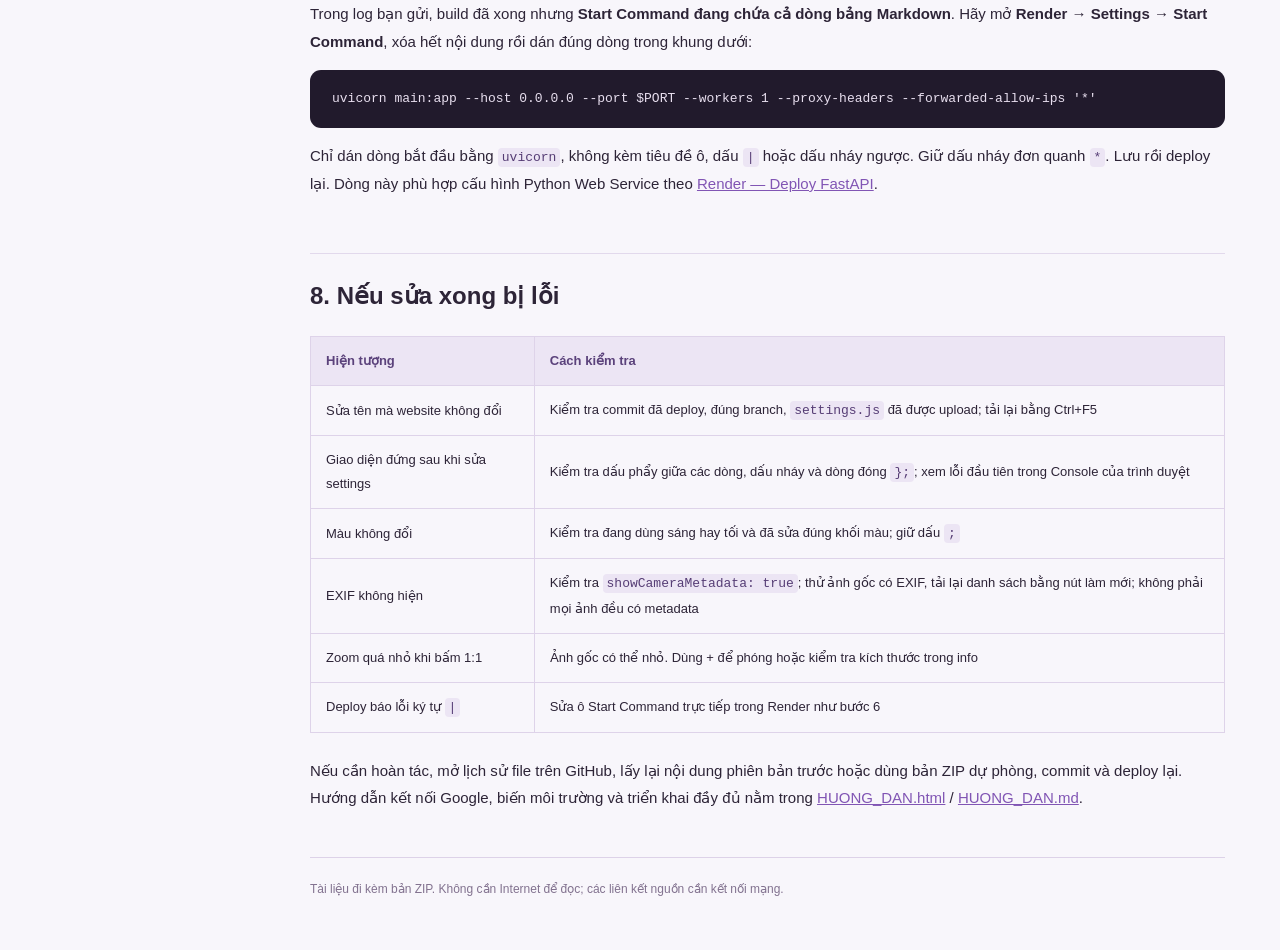
<file: TU_CHINH_SUA.html>
<!doctype html><html lang="vi"><head><meta charset="utf-8"><meta name="viewport" content="width=device-width,initial-scale=1"><title>Tự chỉnh website · Zoom, info và bảng màu</title><style>*{box-sizing:border-box}html{scroll-behavior:smooth}body{margin:0;background:#f8f6fb;color:#2d2437;font:15px/1.85 "Segoe UI",Arial,sans-serif}aside{position:fixed;inset:0 auto 0 0;width:255px;padding:32px 22px;background:#17131f;color:#cfc6dc;overflow:auto}aside strong{display:block;color:#c1a2f1;font-size:21px;margin-bottom:8px}aside small{font-size:11px;color:#9788a9}.toc ul{list-style:none;padding:0;margin-top:32px}.toc li{margin:14px 0;font-size:12px;line-height:1.6}.toc a{color:#cfc6dc;text-decoration:none}.toc a:hover{color:white}main{max-width:1100px;margin-left:255px;padding:48px 55px 80px}h1{font:400 36px/1.3 Cambria,Georgia,serif;color:#271c35;margin:10px 0 20px}h2{font-size:24px;line-height:1.4;margin:55px 0 16px;border-top:1px solid #e2d9ec;padding-top:25px;scroll-margin-top:25px}h3{font-size:18px;margin:30px 0 12px;color:#614681}a{color:#8155b4}p{margin:14px 0}li{margin:8px 0}code{font-family:Consolas,monospace;font-size:13px;background:#ece5f4;color:#563d75;padding:2px 4px;border-radius:4px}pre{background:#211a2c;color:#e8dfef;padding:18px 22px;border-radius:11px;overflow:auto;font-size:13px;line-height:1.7}pre code{background:none;color:inherit;padding:0;white-space:pre}table{width:100%;border-collapse:collapse;font-size:13px;display:block;overflow:auto;margin:24px 0}th{background:#ece5f4;text-align:left;color:#5b427b}th,td{padding:12px 15px;border:1px solid #ded3e9}td:first-child{min-width:170px}blockquote{padding:8px 20px;border-left:3px solid #a480cf;background:#f0eaf6}.doc-label{font-size:11px;color:#9774ba;letter-spacing:2px}.footer{border-top:1px solid #ddd2e8;margin-top:45px;padding-top:20px;font-size:12px;color:#82728f}@media(max-width:850px){aside{position:relative;width:auto;max-height:none;padding:24px}.toc ul{margin-top:15px}.toc li{margin:8px 0}main{margin:0;padding:30px 24px}h1{font-size:29px}h2{font-size:22px}}@media print{aside{display:none}main{margin:0;padding:0;max-width:none}body{background:white;font-size:11px}h1{font-size:25px}h2{font-size:18px;margin-top:20px;break-after:avoid}pre{white-space:pre-wrap;background:#f3eef8;color:#241b2e;border:1px solid #d6c9e4}pre code{white-space:pre-wrap}table{font-size:10px}a{color:#563d75}}main img{display:block;max-width:100%;height:auto;border-radius:10px;margin:24px 0;border:1px solid #ded3e9}</style></head><body><aside><strong>Taylor’s Vault</strong><small>HƯỚNG DẪN CHI TIẾT · 02/10/2026</small><div class="toc">
<ul>
<li><a href="#1-hai-file-ban-can-biet">1. Hai file bạn cần biết</a></li>
<li><a href="#2-oi-ten-va-loi-gioi-thieu">2. Đổi tên và lời giới thiệu</a></li>
<li><a href="#3-oi-cach-zoom-va-info">3. Đổi cách zoom và info</a></li>
<li><a href="#4-nhung-gi-info-co-the-hien-thi">4. Những gì info có thể hiển thị</a></li>
<li><a href="#5-tu-chinh-tai-truoc-anh-goc">5. Tự chỉnh tải trước ảnh gốc</a></li>
<li><a href="#6-oi-mau-website">6. Đổi màu website</a></li>
<li><a href="#7-sua-tren-github-roi-cap-nhat-render">7. Sửa trên GitHub rồi cập nhật Render</a></li>
<li><a href="#8-neu-sua-xong-bi-loi">8. Nếu sửa xong bị lỗi</a></li>
</ul>
</div>
</aside><main><span class="doc-label">MÃ NGUỒN · GOOGLE DRIVE · GITHUB · RENDER</span><h1 id="tu-chinh-website-ten-mau-zoom-va-thong-tin-anh">Tự chỉnh website: tên, màu, zoom và thông tin ảnh</h1>
<p>Bản cập nhật ngày <strong>02/10/2026</strong>. Bạn có thể chỉnh các mục dưới đây trực tiếp trên GitHub, không cần học toàn bộ mã nguồn. Giữ một bản ZIP dự phòng trước khi sửa.</p>
<h2 id="1-hai-file-ban-can-biet">1. Hai file bạn cần biết</h2>
<table>
<thead>
<tr>
<th>Muốn thay đổi</th>
<th>File cần mở trong repository</th>
</tr>
</thead>
<tbody>
<tr>
<td>Tên website, tên chủ kho, lời giới thiệu, chữ nút tải ảnh</td>
<td><code>static/settings.js</code></td>
</tr>
<tr>
<td>Zoom tối đa, bước zoom, ảnh lưới, tự mở info, ẩn/hiện thông số máy ảnh</td>
<td><code>static/settings.js</code></td>
</tr>
<tr>
<td>Màu nền, màu chữ, màu tím của nút</td>
<td><code>static/tokens.css</code></td>
</tr>
<tr>
<td>Các chữ còn lại trên trang đăng nhập hoặc tiêu đề menu</td>
<td><code>index.html</code> — chỉ sửa chữ giữa các thẻ, giữ <code>id</code>, <code>class</code> và các thuộc tính</td>
</tr>
</tbody>
</table>
<p>Hai file cấu hình có chú thích tiếng Việt ngay cạnh các giá trị. Bạn không cần chỉnh <code>main.py</code> để đổi giao diện. Các file trong <code>static</code> được trình duyệt tải công khai: mật khẩu và token Google phải đặt trong <strong>Environment của Render</strong>, không đặt trong file cấu hình giao diện.</p>
<h2 id="2-oi-ten-va-loi-gioi-thieu">2. Đổi tên và lời giới thiệu</h2>
<p>Mở <code>static/settings.js</code>. Ví dụ đổi tên kho và nội dung trang chính bằng cách sửa các dòng tương ứng:</p>
<pre><code class="language-javascript">brandName: &quot;Kho kỷ niệm của tôi&quot;,
ownerName: &quot;Taylor&quot;,
heroTitle: &quot;Gom những khoảnh khắc&quot;,
heroAccent: &quot;mình yêu.&quot;,
heroDescription: &quot;Những chuyến đi và những ngày bình yên.\nMột góc nhỏ để nhớ mãi.&quot;,
uploadButtonText: &quot;Thêm ảnh và video&quot;,
</code></pre>
<p>Đây là <strong>các dòng để thay trong file sẵn có</strong>, không thay toàn bộ file bằng đoạn trên. Giữ dòng mở <code>window.VAULT_SETTINGS = {</code> và dòng đóng <code>};</code>.</p>
<p><code>brandName</code> đổi logo chữ, tên tab trình duyệt và tên ở cuối trang. <code>ownerName</code> đổi chữ cái trong avatar và nhãn của nó. <code>heroTitle</code>, <code>heroAccent</code>, <code>heroDescription</code> đổi phần giới thiệu bên trong thư viện. Các lời chào riêng trên màn hình đăng nhập vẫn nằm trong <code>index.html</code>.</p>
<p>Giữ dấu nháy kép <code>"..."</code> quanh nội dung và dấu phẩy cuối dòng. Nếu cần dấu nháy kép bên trong chữ, viết <code>\"</code>; dấu nháy đơn trong <code>Taylor's</code> có thể viết bình thường. <code>\n</code> là ký hiệu xuống dòng; không gõ Enter giữa một chuỗi đang mở dấu nháy.</p>
<h2 id="3-oi-cach-zoom-va-info">3. Đổi cách zoom và info</h2>
<p>Trong cùng file <code>static/settings.js</code>, sửa giá trị tương ứng:</p>
<table>
<thead>
<tr>
<th>Cài đặt</th>
<th>Ví dụ</th>
<th>Tác dụng</th>
</tr>
</thead>
<tbody>
<tr>
<td><code>zoomMaxPercent</code></td>
<td><code>800</code></td>
<td>Phóng tối đa 8 lần kích thước gốc; có thể đặt từ 100 đến 1600</td>
</tr>
<tr>
<td><code>zoomStep</code></td>
<td><code>1.25</code></td>
<td>Nút + nhân mức hiện tại với 1,25; nút − chia cho 1,25. Khoảng hợp lệ 1.05–2</td>
</tr>
<tr>
<td><code>showCameraMetadata</code></td>
<td><code>true</code></td>
<td>Hiện máy ảnh, ISO, khẩu độ… khi Drive có dữ liệu; <code>false</code> ẩn nhóm này</td>
</tr>
<tr>
<td><code>defaultInfoOpen</code></td>
<td><code>false</code></td>
<td><code>true</code> tự mở info mỗi lần mở cửa sổ xem; <code>false</code> mở bằng nút ⓘ</td>
</tr>
<tr>
<td><code>defaultTheme</code></td>
<td><code>"dark"</code></td>
<td>Giao diện mặc định tối; đổi thành <code>"light"</code> để sáng</td>
</tr>
<tr>
<td><code>previewSize</code></td>
<td><code>800</code></td>
<td>Cạnh dài tối đa bản xem trước ở lưới, từ 200–1200 px; không thay đổi ảnh gốc</td>
</tr>
</tbody>
</table>
<p>Ví dụ muốn zoom tối đa 1200%, bấm + tăng 50% và luôn mở info:</p>
<pre><code class="language-javascript">zoomMaxPercent: 1200,
zoomStep: 1.5,
showCameraMetadata: true,
defaultInfoOpen: true
</code></pre>
<p>Số và <code>true</code> / <code>false</code> không đặt trong dấu nháy. Dùng dấu chấm trong <code>1.5</code>, không dùng dấu phẩy <code>1,5</code>. Dòng cuối trong cấu hình không cần dấu phẩy; các dòng trước nó cần dấu phẩy.</p>
<p>Website nhớ lựa chọn sáng/tối trên từng trình duyệt. Nếu đã chọn trước đây, lựa chọn đó được ưu tiên hơn <code>defaultTheme</code>; bấm biểu tượng mặt trời để đổi. Có thể dùng cửa sổ riêng tư để kiểm tra mặc định mới.</p>
<p>Zoom 100% nghĩa là một pixel ảnh tương ứng một pixel CSS trên màn hình; nút <strong>Vừa khung</strong> có thể có tỷ lệ thấp hơn với ảnh lớn. Zoom không tạo thêm chi tiết. Video dùng thanh điều khiển riêng và không có thanh zoom ảnh.</p>
<p><strong>Giữ ảnh nét như bản trên Drive:</strong> cửa sổ xem dùng bản gốc đã tải trước trên trình duyệt; nếu chưa có thì tải gốc khi mở. Bản nhẹ chỉ hiện tạm trong lúc chờ. Bấm <strong>1:1</strong> để kiểm tra chi tiết ở độ phân giải gốc. Nút tải về cũng lấy nguyên file gốc. Lưới ảnh dùng bản xem trước để trang mở nhanh hơn. Không giảm chất lượng của bản gốc khi tải trước.</p>
<p><code>previewSize</code> là giới hạn của ảnh lưới, không bảo đảm thumbnail Drive có đủ độ phân giải đó. Nếu muốn lưới tải nhẹ hơn, giảm xuống <code>400</code>; nếu muốn bản xem trước tự tạo rõ hơn trên màn hình lớn, tăng lên <code>1200</code>. Xem thêm giới hạn và bộ nhớ đệm ở mục 10 của hướng dẫn triển khai.</p>
<h2 id="4-nhung-gi-info-co-the-hien-thi">4. Những gì info có thể hiển thị</h2>
<p>Bấm ảnh rồi bấm <strong>ⓘ</strong>, hoặc nhấn <strong>I</strong>. Bấm dấu × bên trong bảng để đóng info mà vẫn xem ảnh.</p>
<ul>
<li>Thông tin cơ bản: tên, album, dung lượng, định dạng, kích thước, megapixel và ngày tải lên.</li>
<li>Thông số chụp: máy ảnh, ống kính, thời gian chụp EXIF, khẩu độ, tốc độ màn trập, ISO, tiêu cự, cân bằng trắng, không gian màu.</li>
<li>Video: kích thước và thời lượng khi trình duyệt hoặc Drive đọc được.</li>
</ul>
<p>Thông số chụp chỉ hiện khi Google Drive cung cấp; ảnh chụp màn hình, PNG hoặc ảnh gửi qua ứng dụng đã xóa EXIF thường thiếu thông tin. Nếu chỉ có vài thông số thì chỉ hiện những mục đó. Không thể tạo lại ISO/khẩu độ thật bằng cách sửa tên ảnh. Website không yêu cầu tọa độ GPS. Các trường metadata dùng theo <a href="https://developers.google.com/workspace/drive/api/reference/rest/v3/files">Google Drive — Files reference</a>.</p>
<p>Ngày tải lên được lấy từ ngày tạo tệp trong kho Drive; thời gian chụp EXIF là dữ liệu riêng và có thể không kèm múi giờ. Kích thước trên ảnh là kích thước trình duyệt đọc được; nếu trình duyệt không mở được định dạng, website dùng metadata Drive khi có. Hình demo SVG là hình vector, nên chỉ hiện kích thước hiển thị, không báo megapixel như ảnh chụp.</p>
<p>Muốn đổi nhãn như “Dung lượng” hoặc “Khẩu độ”, tìm hàm <code>renderInfo</code> trong <code>static/app.js</code> và chỉ đổi chuỗi chữ tương ứng. Đây là chỉnh sửa nâng cao hơn; sao lưu trước và giữ nguyên tên biến như <code>meta.isoSpeed</code>. Thêm trường metadata mới có thể cần chỉnh cả <code>storage.py</code>, nên không chỉ thêm một dòng chữ trong HTML.</p>
<h2 id="5-tu-chinh-tai-truoc-anh-goc">5. Tự chỉnh tải trước ảnh gốc</h2>
<p>Trong <code>static/settings.js</code>, <code>preloadOriginals: true</code> bật hàng đợi tự tải toàn bộ ảnh gốc; <code>originalCacheMB: 512</code> đặt trần lưu tạm 512 MB trên trình duyệt. Nếu kho ảnh khoảng 1,5 GB và máy có đủ chỗ, đổi thành <code>originalCacheMB: 2048</code> để đặt trần 2 GB. Hạn mức/chỗ trống thực tế của trình duyệt có thể thấp hơn trần bạn đặt. <code>originalMemoryMB: 64</code> chỉ dùng khi không thể lưu tạm trên thiết bị, nên thường giữ nguyên.</p>
<p>Giữ dấu phẩy cuối dòng, cập nhật đầy đủ bộ mã lên GitHub rồi deploy Render và Ctrl+F5. Tải lại trang trong cùng phiên giữ các bản hoàn chỉnh nếu trình duyệt cho lưu tạm; khóa thư viện xóa chúng. Xem ví dụ, giới hạn, nút tạm dừng và các bước cập nhật tại <a href="TAI_TRUOC_ANH_GOC.html">TAI_TRUOC_ANH_GOC.html</a> hoặc <a href="TAI_TRUOC_ANH_GOC.md">TAI_TRUOC_ANH_GOC.md</a>.</p>
<h2 id="6-oi-mau-website">6. Đổi màu website</h2>
<p>Mở <code>static/tokens.css</code>. Khối <code>:root</code> là màu giao diện tối; khối <code>[data-theme="light"]</code> là màu giao diện sáng.</p>
<table>
<thead>
<tr>
<th>Tên màu</th>
<th>Dùng cho</th>
</tr>
</thead>
<tbody>
<tr>
<td><code>--accent</code></td>
<td>Chữ nhấn, nút và biểu tượng chính</td>
</tr>
<tr>
<td><code>--bg</code></td>
<td>Nền website</td>
</tr>
<tr>
<td><code>--sidebar</code></td>
<td>Nền menu bên trái</td>
</tr>
<tr>
<td><code>--card</code></td>
<td>Nền thẻ ảnh</td>
</tr>
<tr>
<td><code>--text</code></td>
<td>Chữ chính</td>
</tr>
<tr>
<td><code>--muted</code></td>
<td>Chữ phụ</td>
</tr>
<tr>
<td><code>--border</code></td>
<td>Đường viền</td>
</tr>
<tr>
<td><code>--accent-dim</code>, <code>--active-border</code>, <code>--focus</code></td>
<td>Nền nhạt, viền mục được chọn, vòng focus</td>
</tr>
</tbody>
</table>
<p>Ví dụ muốn đổi điểm nhấn từ tím sang xanh trên giao diện tối, thay các dòng tương ứng <strong>trong khối <code>:root</code></strong>:</p>
<pre><code class="language-css">--accent: #91c8f6;
--accent-dim: #91c8f612;
--active-border: #91c8f631;
--focus: #91c8f624;
</code></pre>
<p>Trong khối giao diện sáng có thể dùng màu đậm hơn, ví dụ <code>--accent: #28679e;</code>. Mã màu có 8 ký tự sau <code>#</code> dùng hai ký tự cuối làm độ trong suốt. Giữ dấu chấm phẩy <code>;</code> cuối dòng và giữ đủ dấu <code>{</code> / <code>}</code>.</p>
<p>Một số màu trong cửa sổ xem ảnh được đặt riêng để luôn dễ nhìn trên nền tối. Nếu muốn chỉnh riêng phần đó, tìm <code>.viewer</code> trong <code>static/style.css</code>. Đổi <code>--accent</code> vẫn tác động nhiều nút và điểm nhấn ở cửa sổ này, nhưng không đổi toàn bộ nền info/zoom.</p>
<h2 id="7-sua-tren-github-roi-cap-nhat-render">7. Sửa trên GitHub rồi cập nhật Render</h2>
<ol>
<li>Giải nén bản ZIP mới. Đưa toàn bộ mã trong <code>gallery-updated</code> lên repository đang kết nối Render. Bản này đổi cả <code>main.py</code>, <code>storage.py</code>, thêm <code>previews.py</code> và thư viện Pillow trong <code>requirements.txt</code>, đồng thời đổi <code>index.html</code> và <code>static</code>. Đừng chỉ tải <code>settings.js</code> vì bản cũ chưa có zoom/info và bộ nhớ đệm.</li>
<li>Mở file muốn chỉnh trên GitHub, bấm biểu tượng bút <strong>Edit this file</strong>.</li>
<li>Đổi các giá trị theo ví dụ, kiểm tra dấu nháy, dấu phẩy và dấu ngoặc.</li>
<li>Bấm <strong>Commit changes</strong> và lưu vào branch dịch vụ Render đang dùng (log của bạn là <code>main</code>).</li>
<li>Nếu bật Auto-Deploy <strong>On Commit</strong>, Render sẽ chạy lại sau commit. Nếu để <strong>Off</strong>, mở Render, chọn <strong>Manual Deploy → Deploy latest commit</strong>. Cơ chế này theo <a href="https://render.com/docs/deploys">Render — Deploys</a>.</li>
<li>Chờ trạng thái <strong>Live</strong>, mở website và nhấn <strong>Ctrl+F5</strong>. Trên điện thoại, tải lại trang hoặc đóng tab rồi mở lại.</li>
<li>Kiểm tra tiêu đề, zoom và info bằng một ảnh JPEG/PNG. Ảnh có EXIF mới kiểm tra được nhóm thông số chụp.</li>
</ol>
<p>Trong log bạn gửi, build đã xong nhưng <strong>Start Command đang chứa cả dòng bảng Markdown</strong>. Hãy mở <strong>Render → Settings → Start Command</strong>, xóa hết nội dung rồi dán đúng dòng trong khung dưới:</p>
<pre><code class="language-text">uvicorn main:app --host 0.0.0.0 --port $PORT --workers 1 --proxy-headers --forwarded-allow-ips '*'
</code></pre>
<p>Chỉ dán dòng bắt đầu bằng <code>uvicorn</code>, không kèm tiêu đề ô, dấu <code>|</code> hoặc dấu nháy ngược. Giữ dấu nháy đơn quanh <code>*</code>. Lưu rồi deploy lại. Dòng này phù hợp cấu hình Python Web Service theo <a href="https://render.com/docs/deploy-fastapi">Render — Deploy FastAPI</a>.</p>
<h2 id="8-neu-sua-xong-bi-loi">8. Nếu sửa xong bị lỗi</h2>
<table>
<thead>
<tr>
<th>Hiện tượng</th>
<th>Cách kiểm tra</th>
</tr>
</thead>
<tbody>
<tr>
<td>Sửa tên mà website không đổi</td>
<td>Kiểm tra commit đã deploy, đúng branch, <code>settings.js</code> đã được upload; tải lại bằng Ctrl+F5</td>
</tr>
<tr>
<td>Giao diện đứng sau khi sửa settings</td>
<td>Kiểm tra dấu phẩy giữa các dòng, dấu nháy và dòng đóng <code>};</code>; xem lỗi đầu tiên trong Console của trình duyệt</td>
</tr>
<tr>
<td>Màu không đổi</td>
<td>Kiểm tra đang dùng sáng hay tối và đã sửa đúng khối màu; giữ dấu <code>;</code></td>
</tr>
<tr>
<td>EXIF không hiện</td>
<td>Kiểm tra <code>showCameraMetadata: true</code>; thử ảnh gốc có EXIF, tải lại danh sách bằng nút làm mới; không phải mọi ảnh đều có metadata</td>
</tr>
<tr>
<td>Zoom quá nhỏ khi bấm 1:1</td>
<td>Ảnh gốc có thể nhỏ. Dùng + để phóng hoặc kiểm tra kích thước trong info</td>
</tr>
<tr>
<td>Deploy báo lỗi ký tự <code>|</code></td>
<td>Sửa ô Start Command trực tiếp trong Render như bước 6</td>
</tr>
</tbody>
</table>
<p>Nếu cần hoàn tác, mở lịch sử file trên GitHub, lấy lại nội dung phiên bản trước hoặc dùng bản ZIP dự phòng, commit và deploy lại. Hướng dẫn kết nối Google, biến môi trường và triển khai đầy đủ nằm trong <a href="HUONG_DAN.html">HUONG_DAN.html</a> / <a href="HUONG_DAN.md">HUONG_DAN.md</a>.</p><div class="footer">Tài liệu đi kèm bản ZIP. Không cần Internet để đọc; các liên kết nguồn cần kết nối mạng.</div></main></body></html>
</file>
